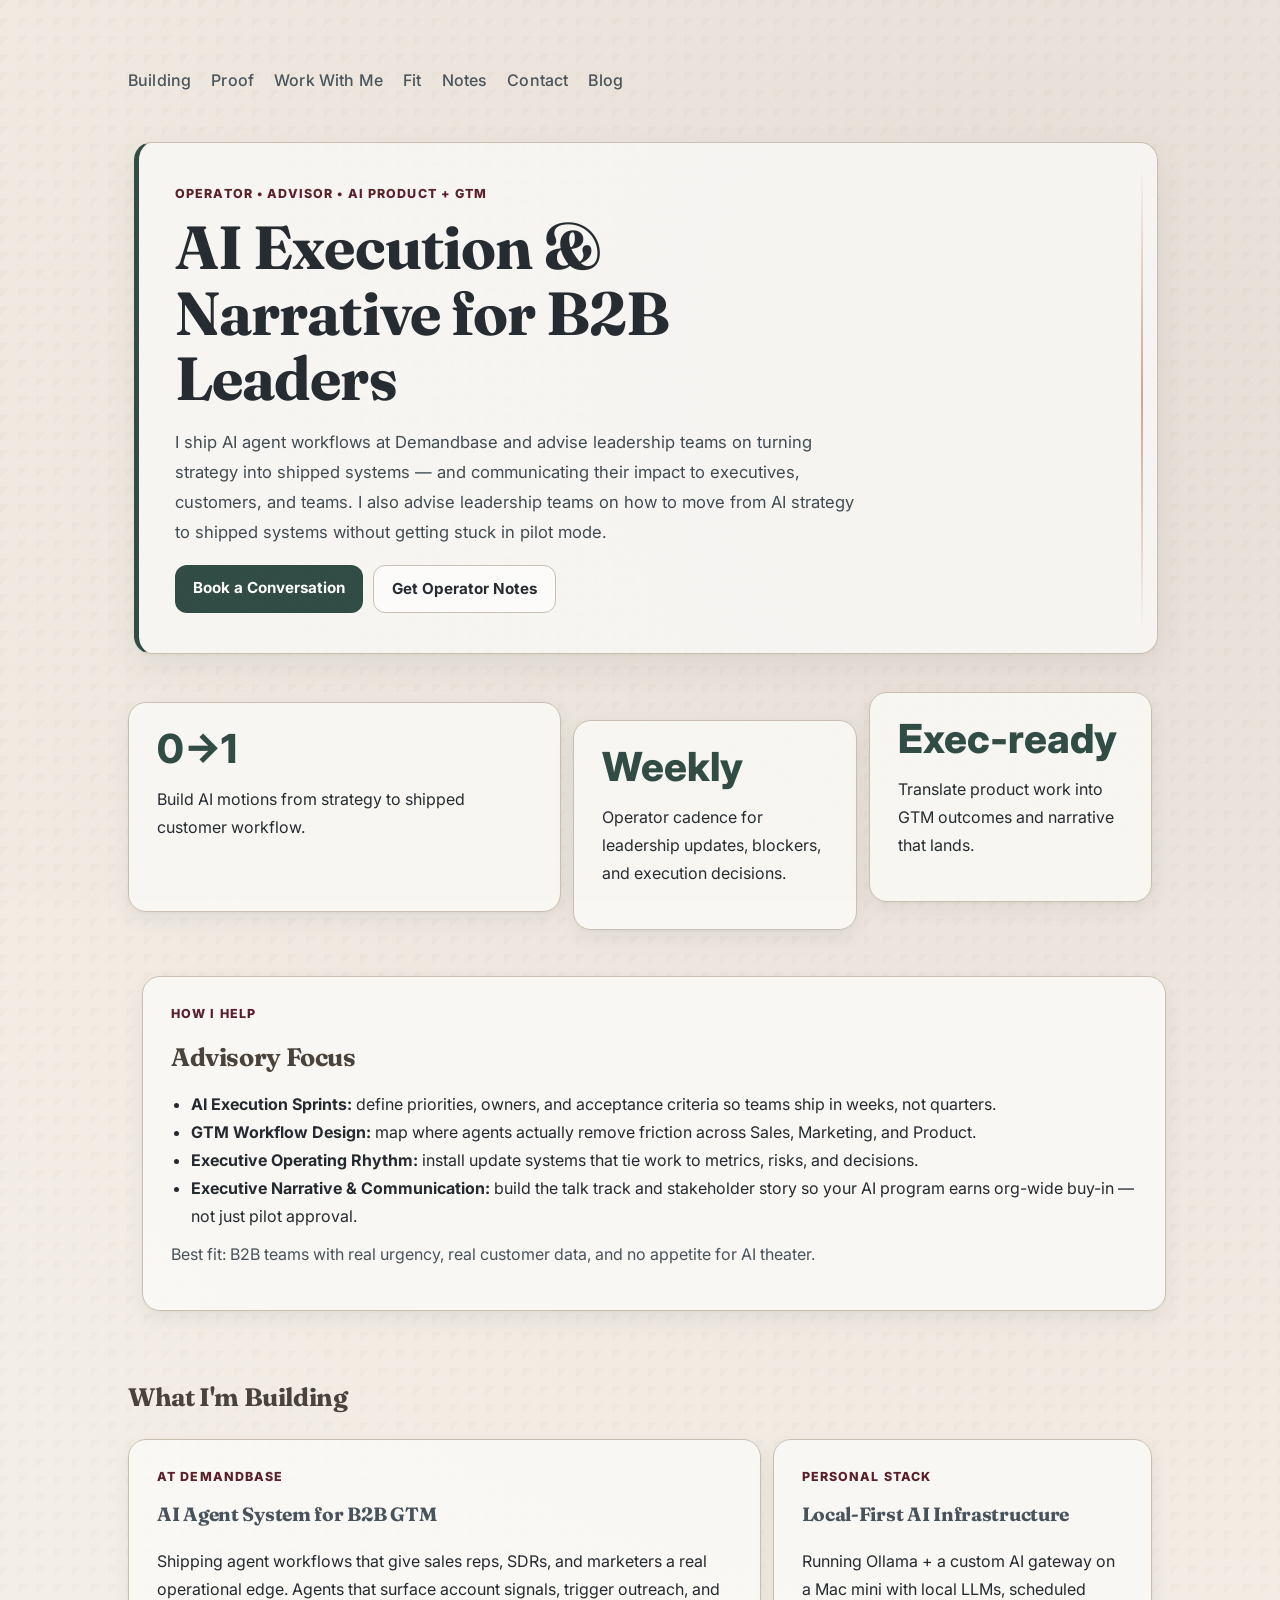
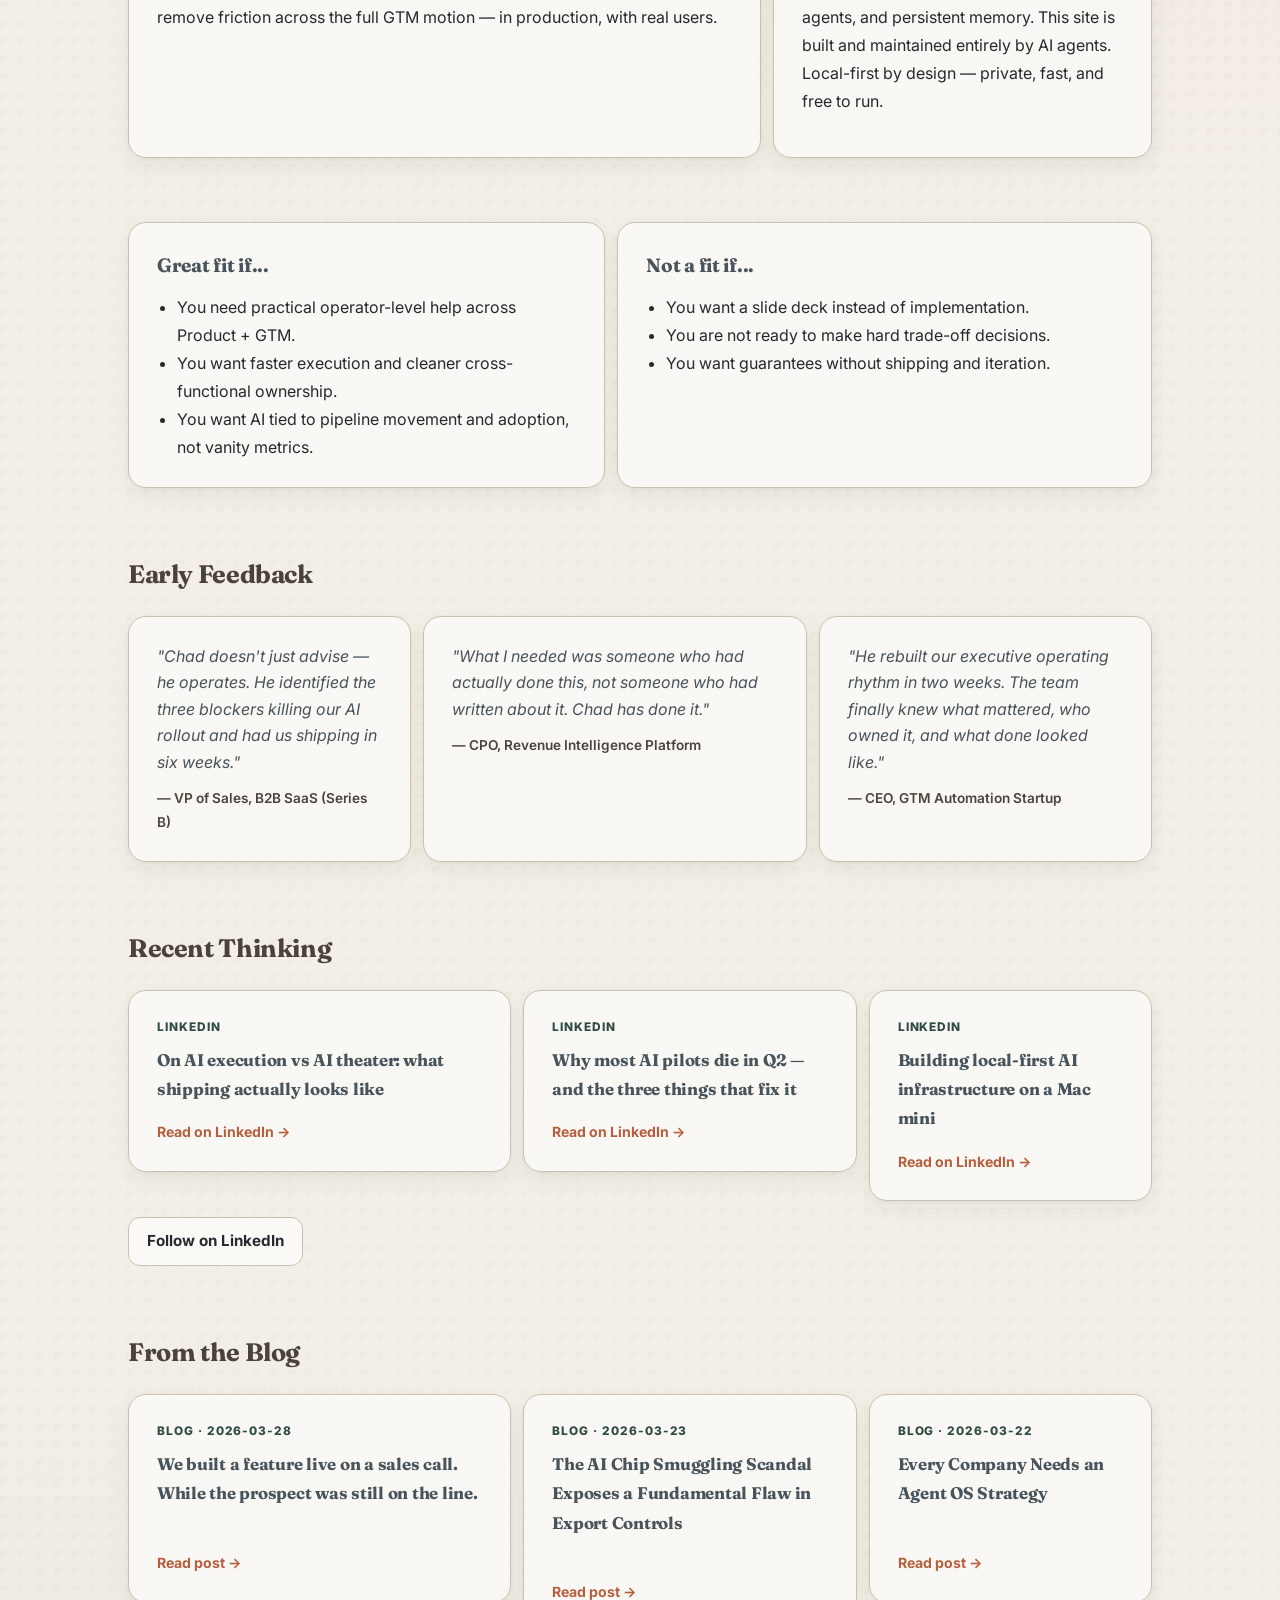
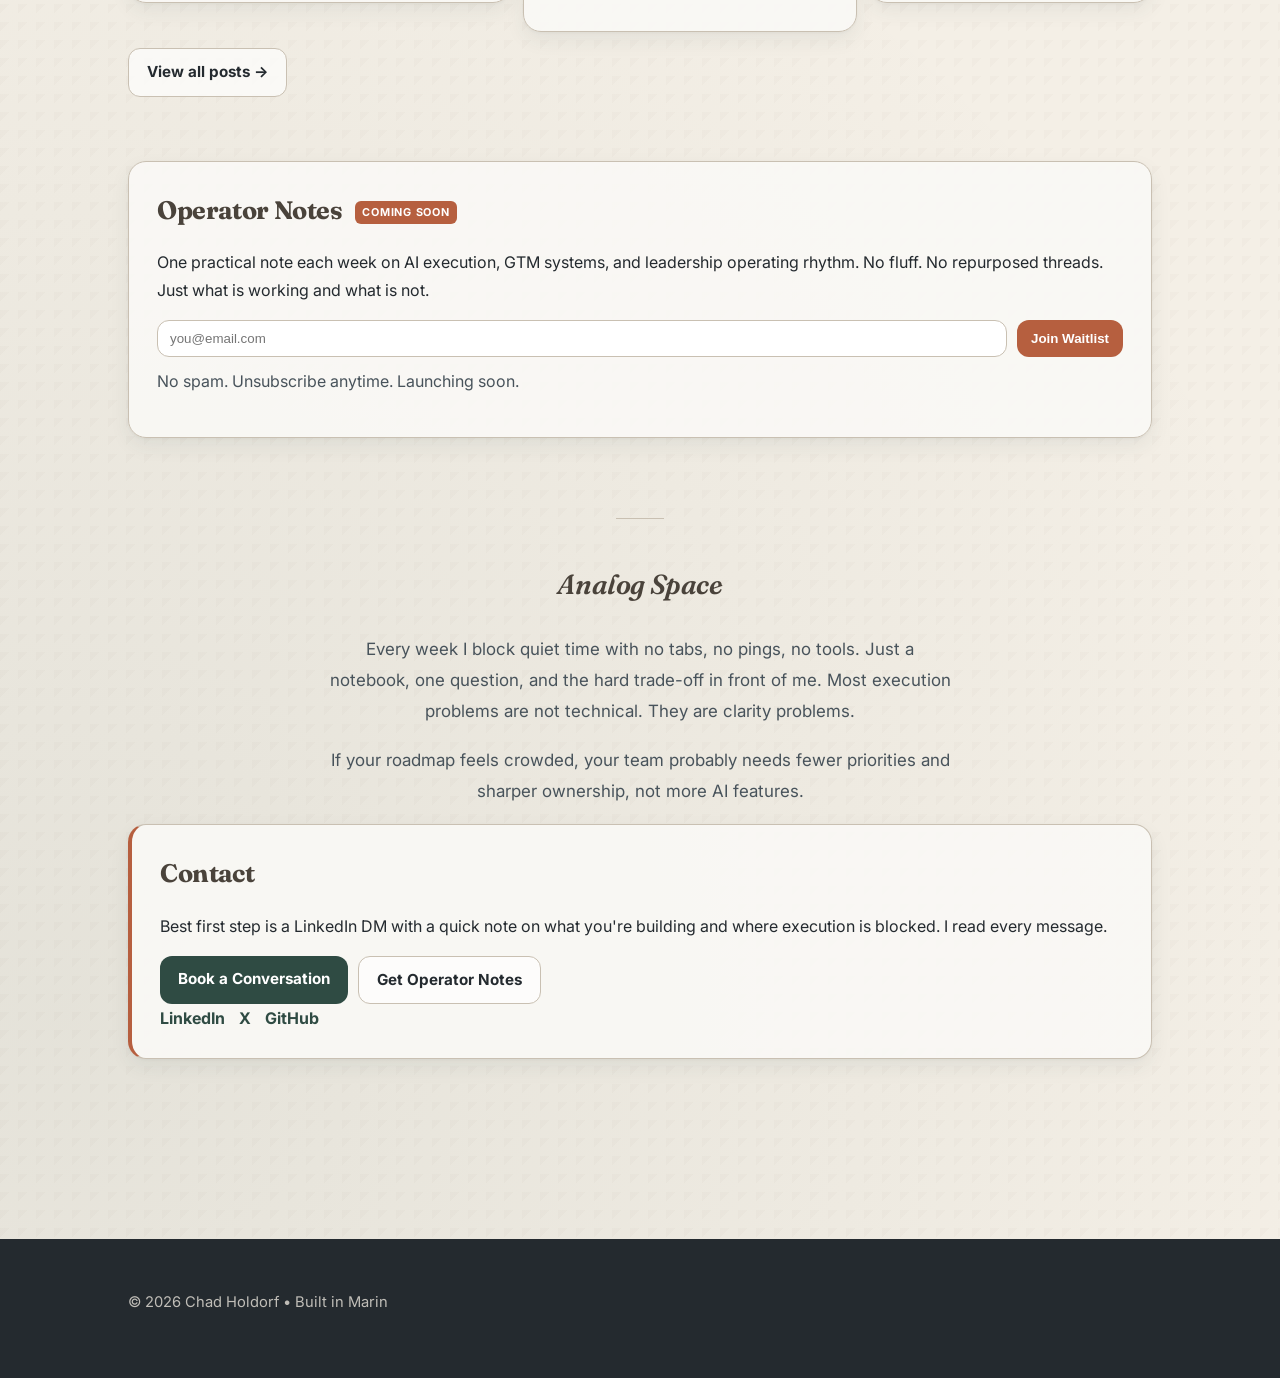
<file: index.html>
<!DOCTYPE html>
<html lang="en" style="scroll-behavior: smooth;">
<head>
  <meta charset="UTF-8" />
  <meta name="viewport" content="width=device-width, initial-scale=1.0" />
  <title>Chad Holdorf | AI Execution + Narrative for B2B Leadership</title>
  <meta name="description" content="Building AI agent systems at Demandbase. Advising B2B leadership teams on how to turn AI strategy into shipped workflows and measurable GTM impact." />
  <link rel="preconnect" href="https://fonts.googleapis.com">
  <link rel="preconnect" href="https://fonts.gstatic.com" crossorigin>
  <link href="https://fonts.googleapis.com/css2?family=Inter:wght@400;500;600;700;800&family=Fraunces:opsz,wght@9..144,400;9..144,600;9..144,700&display=swap" rel="stylesheet">
  <link rel="stylesheet" href="styles.css" />
</head>
<body>
  <header class="hero">
    <nav class="top-nav" id="top-nav">
      <a href="#building">Building</a>
      <a href="#proof">Proof</a>
      <a href="#offer">Work With Me</a>
      <a href="#fit">Fit</a>
      <a href="#notes">Notes</a>
      <a href="#contact">Contact</a>
    <a href="/blog">Blog</a></nav>

    <div class="hero-wrap">
      <p class="eyebrow">Operator • Advisor • AI Product + GTM</p>
      <h1>AI Execution & Narrative for B2B Leaders</h1>
      <p class="lead">
        I ship AI agent workflows at Demandbase and advise leadership teams on turning strategy into shipped systems — and communicating their impact to executives, customers, and teams.
        I also advise leadership teams on how to move from AI strategy to shipped systems without getting stuck in pilot mode.
      </p>

      <div class="cta-row">
        <a class="btn btn-primary" href="https://www.linkedin.com/in/chadholdorf?utm_source=share_via&utm_content=profile&utm_medium=member_ios" target="_blank" rel="noreferrer">Book a Conversation</a>
        <a class="btn btn-ghost" href="#notes">Get Operator Notes</a>
      </div>
    </div>
  </header>

  <main>

    <!-- Proof -->
    <section id="proof" class="proof-grid">
      <article class="proof card">
        <div class="metric">0→1</div>
        <p>Build AI motions from strategy to shipped customer workflow.</p>
      </article>
      <article class="proof card">
        <div class="metric">Weekly</div>
        <p>Operator cadence for leadership updates, blockers, and execution decisions.</p>
      </article>
      <article class="proof card">
        <div class="metric">Exec-ready</div>
        <p>Translate product work into GTM outcomes and narrative that lands.</p>
      </article>
    </section>

    <!-- Advisory Focus -->
    <section id="offer" class="card island island-offset">
      <p class="eyebrow">How I Help</p>
      <h2>Advisory Focus</h2>
      <ul>
        <li><strong>AI Execution Sprints:</strong> define priorities, owners, and acceptance criteria so teams ship in weeks, not quarters.</li>
        <li><strong>GTM Workflow Design:</strong> map where agents actually remove friction across Sales, Marketing, and Product.</li>
        <li><strong>Executive Operating Rhythm:</strong> install update systems that tie work to metrics, risks, and decisions.</li>
        <li><strong>Executive Narrative & Communication:</strong> build the talk track and stakeholder story so your AI program earns org-wide buy-in — not just pilot approval.</li>
      </ul>
      <p class="small">Best fit: B2B teams with real urgency, real customer data, and no appetite for AI theater.</p>
    </section>

    <!-- What I'm Building -->
    <section id="building" class="island">
      <h2 class="section-label">What I'm Building</h2>
      <div class="building-grid">
        <article class="card">
          <p class="eyebrow">At Demandbase</p>
          <h3>AI Agent System for B2B GTM</h3>
          <p>Shipping agent workflows that give sales reps, SDRs, and marketers a real operational edge. Agents that surface account signals, trigger outreach, and remove friction across the full GTM motion — in production, with real users.</p>
        </article>
        <article class="card">
          <p class="eyebrow">Personal Stack</p>
          <h3>Local-First AI Infrastructure</h3>
          <p>Running Ollama + a custom AI gateway on a Mac mini with local LLMs, scheduled agents, and persistent memory. This site is built and maintained entirely by AI agents. Local-first by design — private, fast, and free to run.</p>
        </article>
      </div>
    </section>

    <!-- Fit -->
    <section id="fit" class="fit-grid island">
      <article class="card">
        <h3>Great fit if...</h3>
        <ul>
          <li>You need practical operator-level help across Product + GTM.</li>
          <li>You want faster execution and cleaner cross-functional ownership.</li>
          <li>You want AI tied to pipeline movement and adoption, not vanity metrics.</li>
        </ul>
      </article>
      <article class="card">
        <h3>Not a fit if...</h3>
        <ul>
          <li>You want a slide deck instead of implementation.</li>
          <li>You are not ready to make hard trade-off decisions.</li>
          <li>You want guarantees without shipping and iteration.</li>
        </ul>
      </article>
    </section>

    <!-- Early Feedback -->
    <section class="island">
      <h2 class="section-label">Early Feedback</h2>
      <div class="testimonial-grid">
        <article class="card testimonial-card">
          <p class="quote">"Chad doesn't just advise — he operates. He identified the three blockers killing our AI rollout and had us shipping in six weeks."</p>
          <p class="attribution">— VP of Sales, B2B SaaS (Series B)</p>
        </article>
        <article class="card testimonial-card">
          <p class="quote">"What I needed was someone who had actually done this, not someone who had written about it. Chad has done it."</p>
          <p class="attribution">— CPO, Revenue Intelligence Platform</p>
        </article>
        <article class="card testimonial-card">
          <p class="quote">"He rebuilt our executive operating rhythm in two weeks. The team finally knew what mattered, who owned it, and what done looked like."</p>
          <p class="attribution">— CEO, GTM Automation Startup</p>
        </article>
      </div>
    </section>

    <!-- Recent Thinking -->
    <section id="thinking" class="island">
      <h2 class="section-label">Recent Thinking</h2>
      <div class="thinking-grid">
        <article class="card post-card">
          <p class="post-label">LinkedIn</p>
          <h3>On AI execution vs AI theater: what shipping actually looks like</h3>
          <a class="post-link" href="https://www.linkedin.com/in/chadholdorf?utm_source=share_via&utm_content=profile&utm_medium=member_ios" target="_blank" rel="noreferrer">Read on LinkedIn →</a>
        </article>
        <article class="card post-card">
          <p class="post-label">LinkedIn</p>
          <h3>Why most AI pilots die in Q2 — and the three things that fix it</h3>
          <a class="post-link" href="https://www.linkedin.com/in/chadholdorf?utm_source=share_via&utm_content=profile&utm_medium=member_ios" target="_blank" rel="noreferrer">Read on LinkedIn →</a>
        </article>
        <article class="card post-card">
          <p class="post-label">LinkedIn</p>
          <h3>Building local-first AI infrastructure on a Mac mini</h3>
          <a class="post-link" href="https://www.linkedin.com/in/chadholdorf?utm_source=share_via&utm_content=profile&utm_medium=member_ios" target="_blank" rel="noreferrer">Read on LinkedIn →</a>
        </article>
      </div>
      <div class="cta-row">
        <a class="btn btn-ghost" href="https://www.linkedin.com/in/chadholdorf?utm_source=share_via&utm_content=profile&utm_medium=member_ios" target="_blank" rel="noreferrer">Follow on LinkedIn</a>
      </div>
    </section>

    <!-- Blog -->
    <section id="blog" class="island">
      <h2 class="section-label">From the Blog</h2>
      <div class="thinking-grid"><!-- BLOG_POSTS_START -->
        <article class="card post-card">
          <p class="post-label">Blog &middot; 2026-03-28</p>
          <h3>We built a feature live on a sales call. While the prospect was still on the line.</h3>
          <p class="post-summary"></p>
          <a class="post-link" href="/blog/we-built-a-feature-live-on-a-sales-call">Read post &rarr;</a>
        </article>
        <article class="card post-card">
          <p class="post-label">Blog &middot; 2026-03-23</p>
          <h3>The AI Chip Smuggling Scandal Exposes a Fundamental Flaw in Export Controls</h3>
          <p class="post-summary"></p>
          <a class="post-link" href="/blog/ai-chip-smuggling-scandal-exposes-flaw-in-export-controls">Read post &rarr;</a>
        </article>
        <article class="card post-card">
          <p class="post-label">Blog &middot; 2026-03-22</p>
          <h3>Every Company Needs an Agent OS Strategy</h3>
          <p class="post-summary"></p>
          <a class="post-link" href="/blog/your-agent-os-strategy">Read post &rarr;</a>
        </article>
      <!-- BLOG_POSTS_END -->
      </div>
      <div class="cta-row">
        <a class="btn btn-ghost" href="/blog">View all posts &rarr;</a>
      </div>
    </section>

    <!-- Operator Notes / Newsletter -->
    <section id="notes" class="card island">
      <h2>Operator Notes <span class="coming-soon">coming soon</span></h2>
      <p>One practical note each week on AI execution, GTM systems, and leadership operating rhythm. No fluff. No repurposed threads. Just what is working and what is not.</p>
      <form class="signup" action="#" onsubmit="return false;">
        <input type="email" placeholder="you@email.com" required />
        <button type="submit">Join Waitlist</button>
      </form>
      <p class="small">No spam. Unsubscribe anytime. Launching soon.</p>
    </section>

    <!-- Analog Space -->
    <section class="analog">
      <h2>Analog Space</h2>
      <p>
        Every week I block quiet time with no tabs, no pings, no tools. Just a notebook, one question, and the hard trade-off in front of me.
        Most execution problems are not technical. They are clarity problems.
      </p>
      <p>
        If your roadmap feels crowded, your team probably needs fewer priorities and sharper ownership, not more AI features.
      </p>
    </section>

    <!-- Contact -->
    <section id="contact" class="card cta-panel">
      <h2>Contact</h2>
      <p>Best first step is a LinkedIn DM with a quick note on what you're building and where execution is blocked. I read every message.</p>
      <div class="cta-row">
        <a class="btn btn-primary" href="https://www.linkedin.com/in/chadholdorf?utm_source=share_via&utm_content=profile&utm_medium=member_ios" target="_blank" rel="noreferrer">Book a Conversation</a>
        <a class="btn btn-ghost" href="#notes">Get Operator Notes</a>
      </div>
      <ul class="social">
        <li><a href="https://www.linkedin.com/in/chadholdorf?utm_source=share_via&utm_content=profile&utm_medium=member_ios" target="_blank" rel="noreferrer">LinkedIn</a></li>
        <li><a href="https://x.com/chadholdorf" target="_blank" rel="noreferrer">X</a></li>
        <li><a href="https://github.com/chadholdorf" target="_blank" rel="noreferrer">GitHub</a></li>
      </ul>
    </section>

  </main>

  <footer class="footer-dark">
    <div class="footer-inner">
      <p>© 2026 Chad Holdorf • Built in Marin</p>
    </div>
  </footer>
  <script>
    (function() {
      var nav = document.getElementById('top-nav');
      window.addEventListener('scroll', function() {
        nav.classList.toggle('scrolled', window.scrollY > 60);
      }, { passive: true });
    })();
  </script>
</body>
</html>
</file>
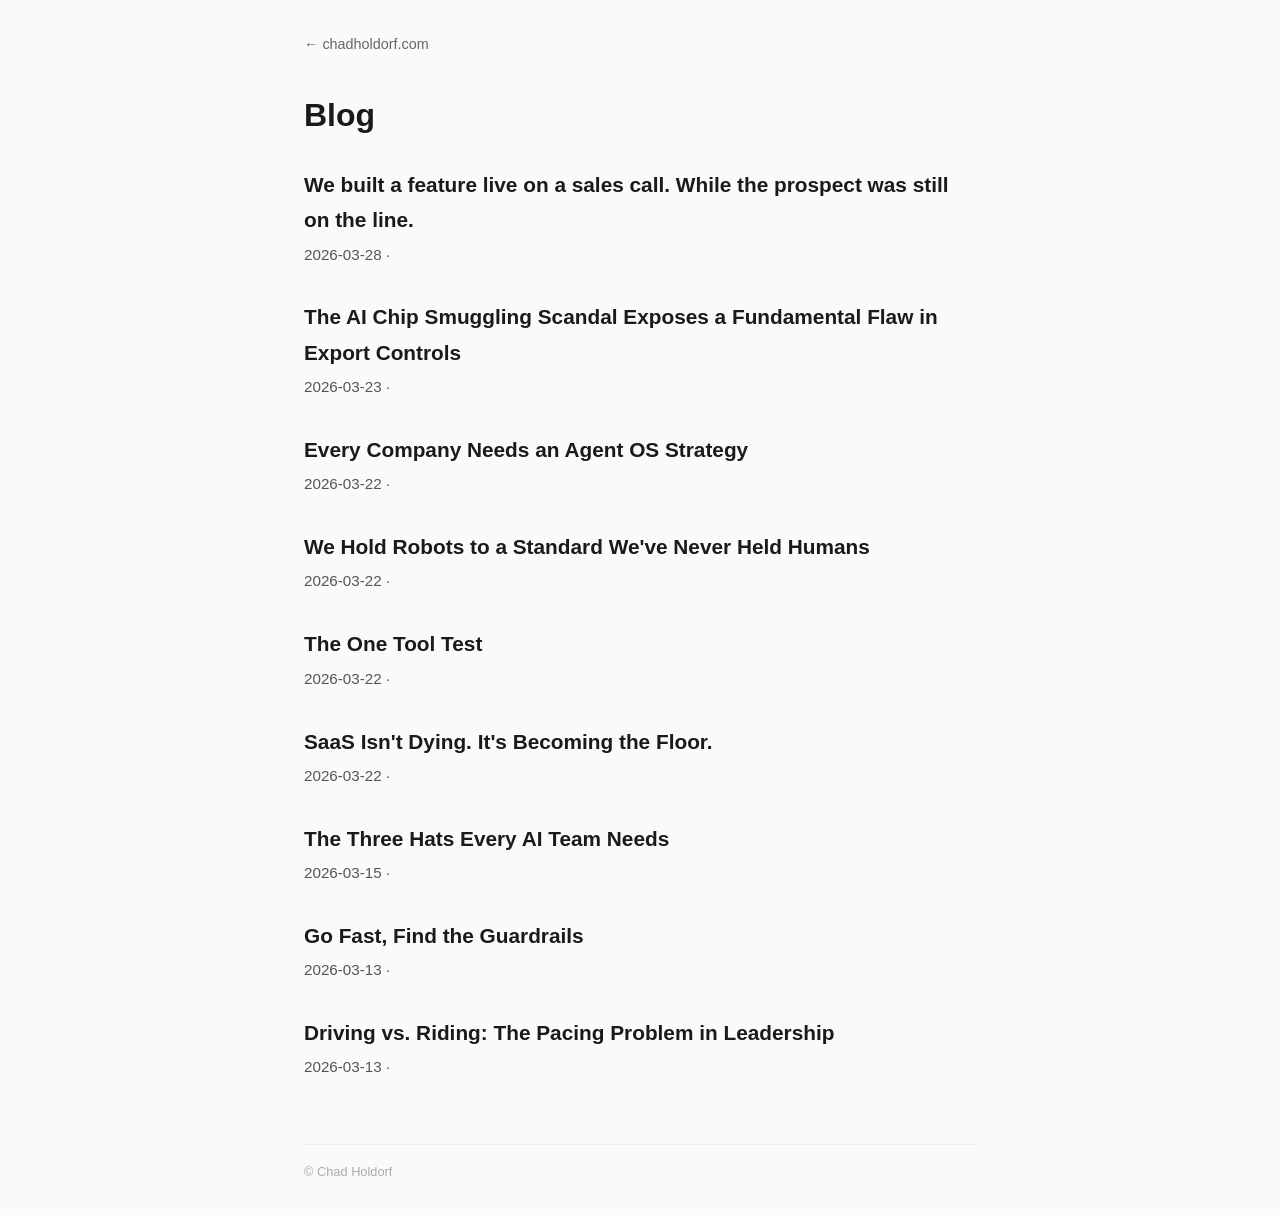
<file: blog/index.html>
<!DOCTYPE html>
<html lang="en">
<head>
  <meta charset="UTF-8">
  <meta name="viewport" content="width=device-width, initial-scale=1.0">
  <title>Blog — Chad Holdorf</title>
  <style>
    * { margin: 0; padding: 0; box-sizing: border-box; }
    body {
      font-family: -apple-system, BlinkMacSystemFont, 'Segoe UI', Roboto, sans-serif;
      line-height: 1.7;
      color: #1a1a1a;
      background: #fafafa;
      max-width: 720px;
      margin: 0 auto;
      padding: 2rem 1.5rem;
    }
    nav { margin-bottom: 2rem; font-size: 0.9rem; }
    nav a { color: #666; text-decoration: none; }
    nav a:hover { color: #1a1a1a; }
    h1 { font-size: 2rem; margin-bottom: 1.5rem; }
    .post-entry { margin-bottom: 2rem; }
    .post-entry a { text-decoration: none; color: inherit; display: block; }
    .post-entry a:hover h2 { color: #0066cc; }
    .post-entry h2 { font-size: 1.3rem; margin-bottom: 0.25rem; }
    .post-meta { color: #888; font-size: 0.85rem; margin-bottom: 0.3rem; }
    .post-entry p { color: #555; font-size: 0.95rem; }
    footer {
      margin-top: 4rem;
      padding-top: 1rem;
      border-top: 1px solid #eee;
      font-size: 0.8rem;
      color: #aaa;
    }
  </style>
</head>
<body>
  <nav><a href="/">&larr; chadholdorf.com</a></nav>
  <h1>Blog</h1>
  <div class="posts">
    <article class="post-entry">
      <a href="/blog/we-built-a-feature-live-on-a-sales-call">
        <h2>We built a feature live on a sales call. While the prospect was still on the line.</h2>
        <p class="post-meta">2026-03-28 &middot; </p>
        <p></p>
      </a>
    </article>
    <article class="post-entry">
      <a href="/blog/ai-chip-smuggling-scandal-exposes-flaw-in-export-controls">
        <h2>The AI Chip Smuggling Scandal Exposes a Fundamental Flaw in Export Controls</h2>
        <p class="post-meta">2026-03-23 &middot; </p>
        <p></p>
      </a>
    </article>
    <article class="post-entry">
      <a href="/blog/your-agent-os-strategy">
        <h2>Every Company Needs an Agent OS Strategy</h2>
        <p class="post-meta">2026-03-22 &middot; </p>
        <p></p>
      </a>
    </article>
    <article class="post-entry">
      <a href="/blog/we-hold-robots-to-a-standard-we-never-held-humans">
        <h2>We Hold Robots to a Standard We've Never Held Humans</h2>
        <p class="post-meta">2026-03-22 &middot; </p>
        <p></p>
      </a>
    </article>
    <article class="post-entry">
      <a href="/blog/the-one-tool-test">
        <h2>The One Tool Test</h2>
        <p class="post-meta">2026-03-22 &middot; </p>
        <p></p>
      </a>
    </article>
    <article class="post-entry">
      <a href="/blog/saas-isnt-dying-its-becoming-the-floor">
        <h2>SaaS Isn't Dying. It's Becoming the Floor.</h2>
        <p class="post-meta">2026-03-22 &middot; </p>
        <p></p>
      </a>
    </article>
    <article class="post-entry">
      <a href="/blog/the-three-hats-every-ai-team-needs">
        <h2>The Three Hats Every AI Team Needs</h2>
        <p class="post-meta">2026-03-15 &middot; </p>
        <p></p>
      </a>
    </article>
    <article class="post-entry">
      <a href="/blog/go-fast-find-guardrails">
        <h2>Go Fast, Find the Guardrails</h2>
        <p class="post-meta">2026-03-13 &middot; </p>
        <p></p>
      </a>
    </article>
    <article class="post-entry">
      <a href="/blog/driving-vs-riding-the-pacing-problem-in-leadership">
        <h2>Driving vs. Riding: The Pacing Problem in Leadership</h2>
        <p class="post-meta">2026-03-13 &middot; </p>
        <p></p>
      </a>
    </article>
  </div>
  <footer>&copy; Chad Holdorf</footer>
</body>
</html>
</file>
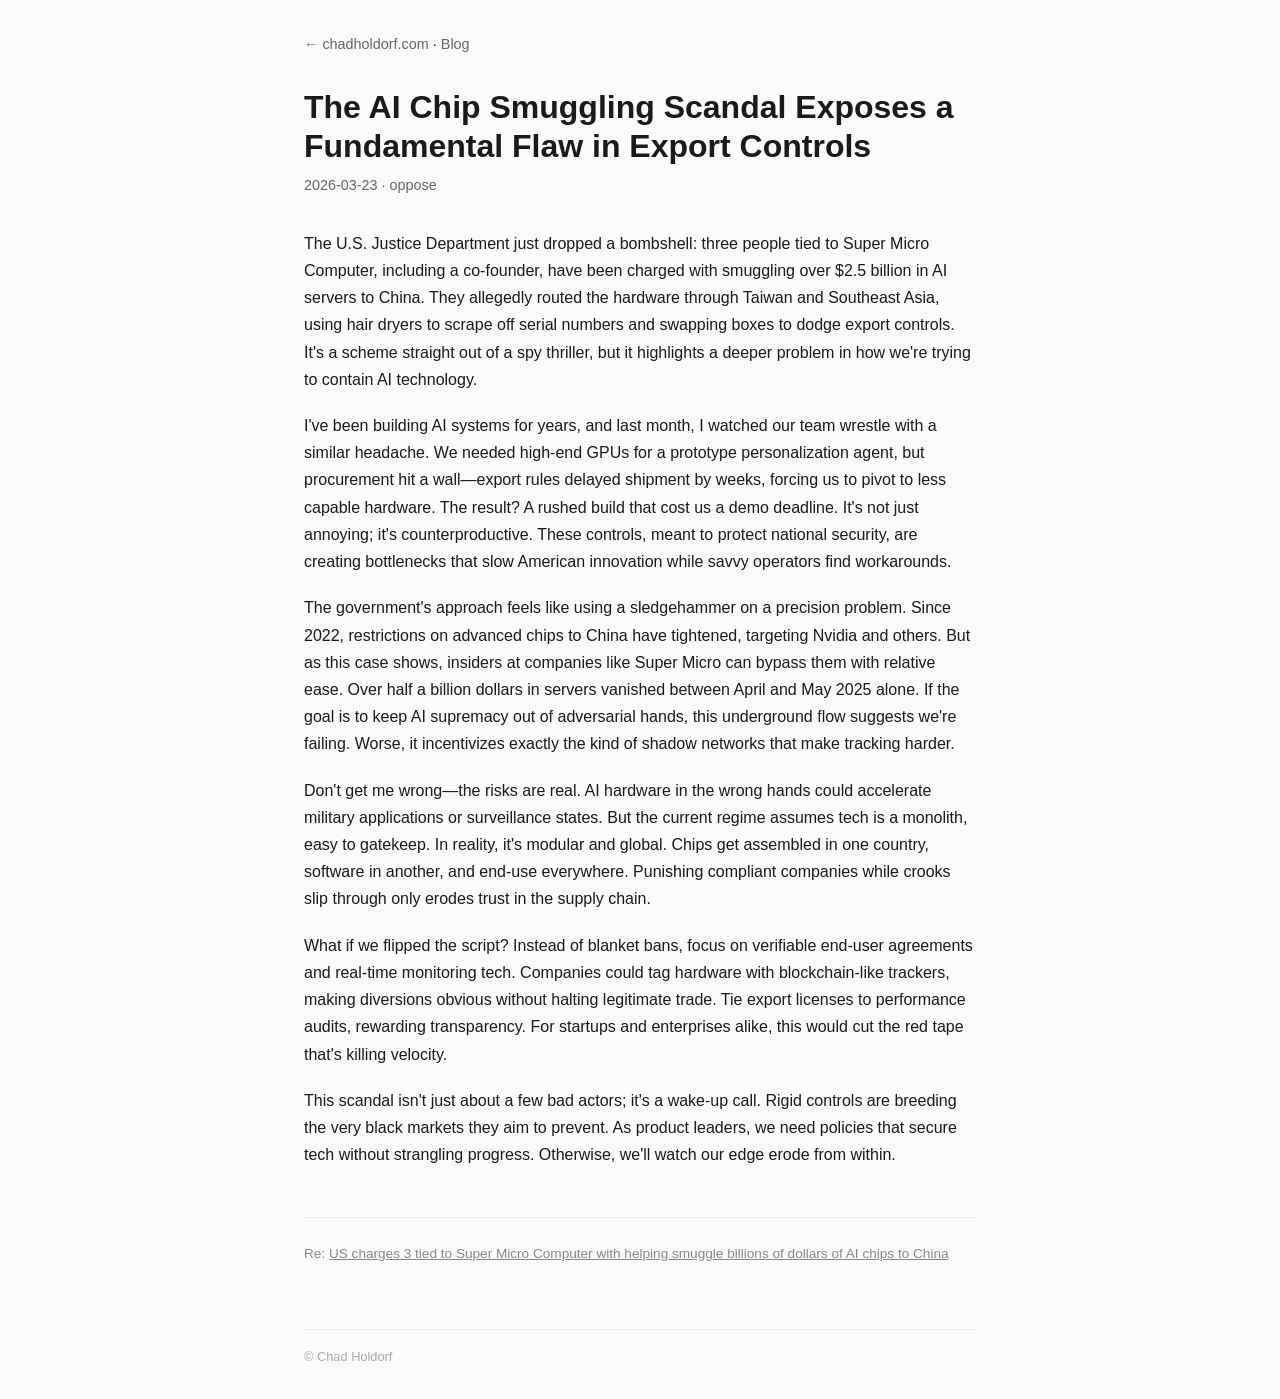
<file: blog/ai-chip-smuggling-scandal-exposes-flaw-in-export-controls/index.html>
<!DOCTYPE html>
<html lang="en">
<head>
  <meta charset="UTF-8">
  <meta name="viewport" content="width=device-width, initial-scale=1.0">
  <title>The AI Chip Smuggling Scandal Exposes a Fundamental Flaw in Export Controls — Chad Holdorf</title>
  <style>
    * { margin: 0; padding: 0; box-sizing: border-box; }
    body {
      font-family: -apple-system, BlinkMacSystemFont, 'Segoe UI', Roboto, sans-serif;
      line-height: 1.7;
      color: #1a1a1a;
      background: #fafafa;
      max-width: 720px;
      margin: 0 auto;
      padding: 2rem 1.5rem;
    }
    nav { margin-bottom: 2rem; font-size: 0.9rem; }
    nav a { color: #666; text-decoration: none; }
    nav a:hover { color: #1a1a1a; }
    h1 { font-size: 2rem; margin-bottom: 0.5rem; line-height: 1.2; }
    .meta { color: #666; font-size: 0.9rem; margin-bottom: 2rem; }
    .meta a { color: #666; }
    .content p { margin-bottom: 1.2rem; }
    .content h2 { margin: 2rem 0 1rem; font-size: 1.4rem; }
    .content h3 { margin: 1.5rem 0 0.75rem; font-size: 1.2rem; }
    .content blockquote {
      border-left: 3px solid #ddd;
      padding-left: 1rem;
      color: #555;
      margin: 1.5rem 0;
    }
    .content a { color: #0066cc; }
    .content ul, .content ol { margin: 1rem 0 1rem 1.5rem; }
    .content li { margin-bottom: 0.4rem; }
    .content code {
      background: #f0f0f0;
      padding: 0.15em 0.4em;
      border-radius: 3px;
      font-size: 0.9em;
    }
    .source-link {
      margin-top: 3rem;
      padding-top: 1.5rem;
      border-top: 1px solid #eee;
      font-size: 0.85rem;
      color: #888;
    }
    .source-link a { color: #888; }
    footer {
      margin-top: 4rem;
      padding-top: 1rem;
      border-top: 1px solid #eee;
      font-size: 0.8rem;
      color: #aaa;
    }
  </style>
</head>
<body>
  <nav><a href="/">&larr; chadholdorf.com</a> &middot; <a href="/blog">Blog</a></nav>
  <article>
    <h1>The AI Chip Smuggling Scandal Exposes a Fundamental Flaw in Export Controls</h1>
    <div class="meta">
      2026-03-23 &middot; oppose
    </div>
    <div class="content">
      
<p>The U.S. Justice Department just dropped a bombshell: three people tied to Super Micro Computer, including a co-founder, have been charged with smuggling over $2.5 billion in AI servers to China. They allegedly routed the hardware through Taiwan and Southeast Asia, using hair dryers to scrape off serial numbers and swapping boxes to dodge export controls. It's a scheme straight out of a spy thriller, but it highlights a deeper problem in how we're trying to contain AI technology.</p>

<p>I've been building AI systems for years, and last month, I watched our team wrestle with a similar headache. We needed high-end GPUs for a prototype personalization agent, but procurement hit a wall—export rules delayed shipment by weeks, forcing us to pivot to less capable hardware. The result? A rushed build that cost us a demo deadline. It's not just annoying; it's counterproductive. These controls, meant to protect national security, are creating bottlenecks that slow American innovation while savvy operators find workarounds.</p>

<p>The government's approach feels like using a sledgehammer on a precision problem. Since 2022, restrictions on advanced chips to China have tightened, targeting Nvidia and others. But as this case shows, insiders at companies like Super Micro can bypass them with relative ease. Over half a billion dollars in servers vanished between April and May 2025 alone. If the goal is to keep AI supremacy out of adversarial hands, this underground flow suggests we're failing. Worse, it incentivizes exactly the kind of shadow networks that make tracking harder.</p>

<p>Don't get me wrong—the risks are real. AI hardware in the wrong hands could accelerate military applications or surveillance states. But the current regime assumes tech is a monolith, easy to gatekeep. In reality, it's modular and global. Chips get assembled in one country, software in another, and end-use everywhere. Punishing compliant companies while crooks slip through only erodes trust in the supply chain.</p>

<p>What if we flipped the script? Instead of blanket bans, focus on verifiable end-user agreements and real-time monitoring tech. Companies could tag hardware with blockchain-like trackers, making diversions obvious without halting legitimate trade. Tie export licenses to performance audits, rewarding transparency. For startups and enterprises alike, this would cut the red tape that's killing velocity.</p>

<p>This scandal isn't just about a few bad actors; it's a wake-up call. Rigid controls are breeding the very black markets they aim to prevent. As product leaders, we need policies that secure tech without strangling progress. Otherwise, we'll watch our edge erode from within.</p>

    </div>
    <div class="source-link">
      Re: <a href="https://www.reuters.com/world/us-charges-three-people-with-conspiring-divert-ai-tech-china-2026-03-19/" target="_blank" rel="noopener">US charges 3 tied to Super Micro Computer with helping smuggle billions of dollars of AI chips to China</a>
    </div>
  </article>
  <footer>&copy; Chad Holdorf</footer>
</body>
</html>
</file>
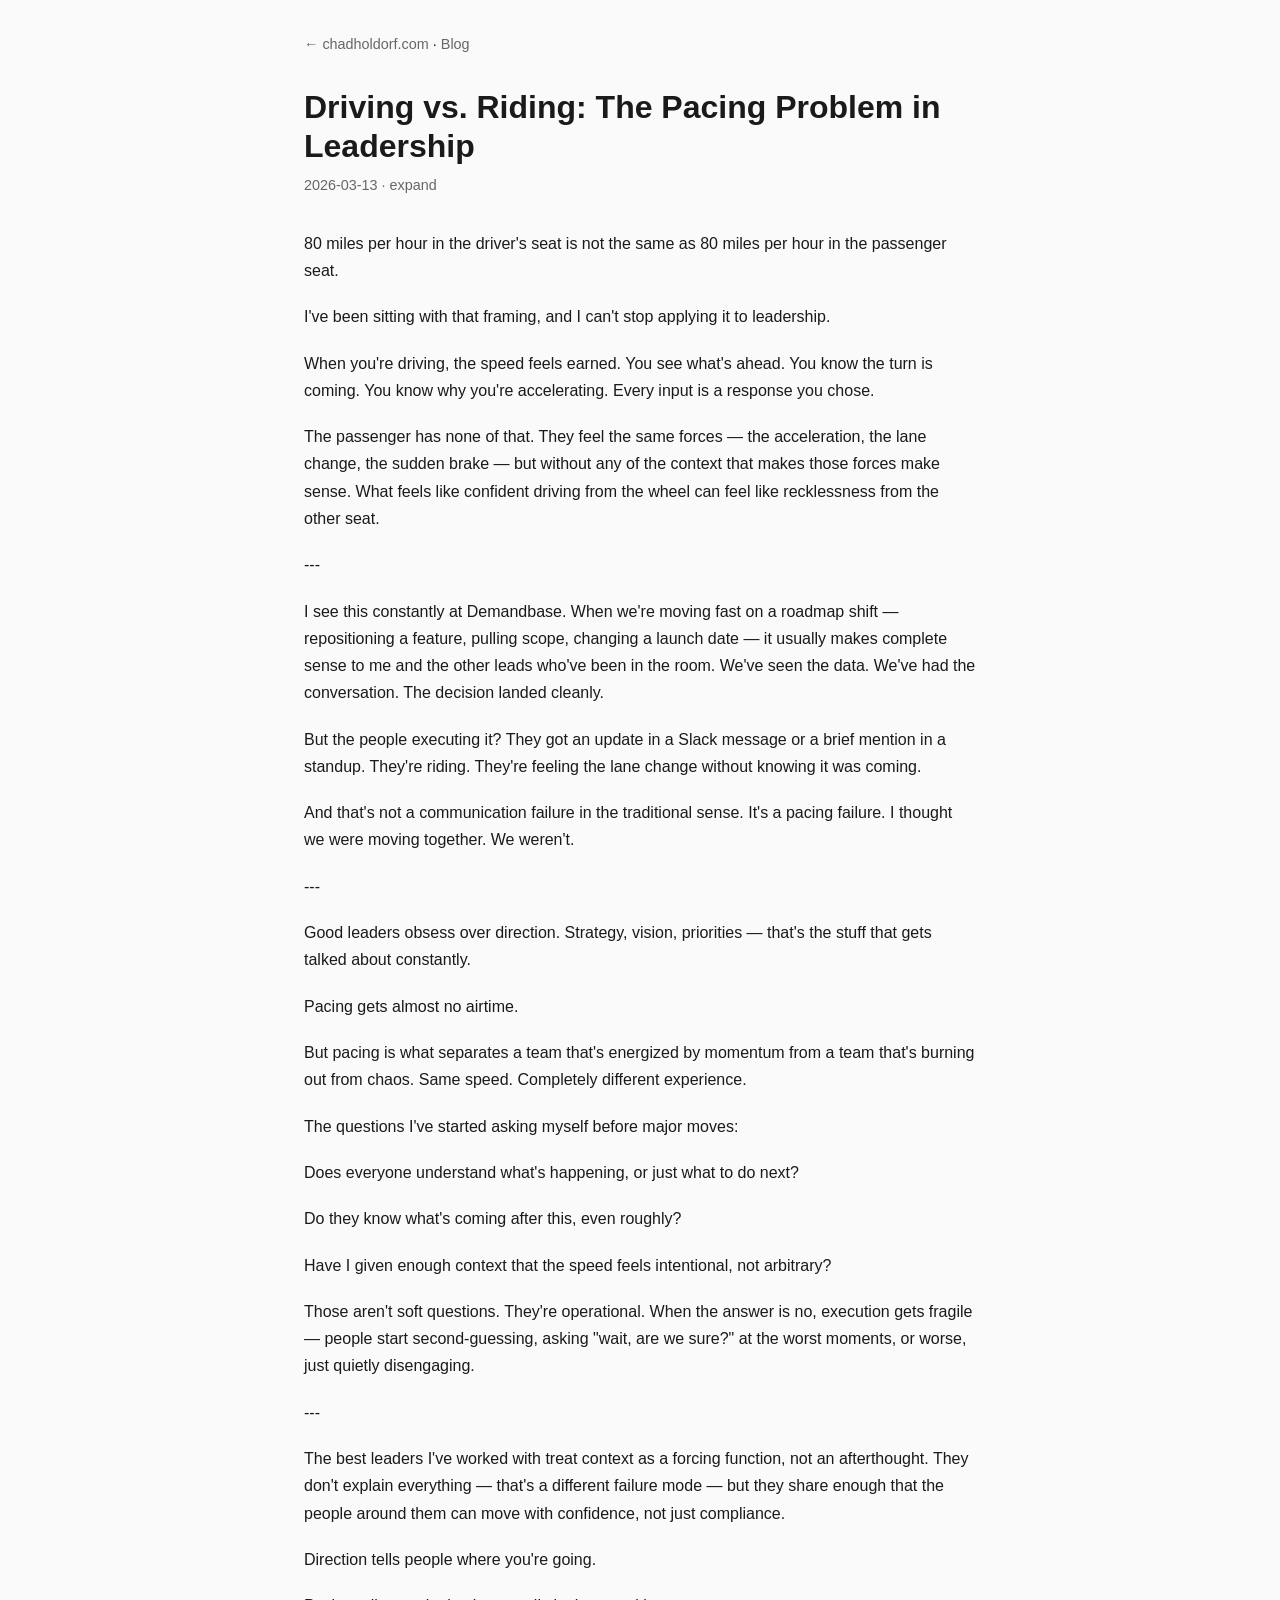
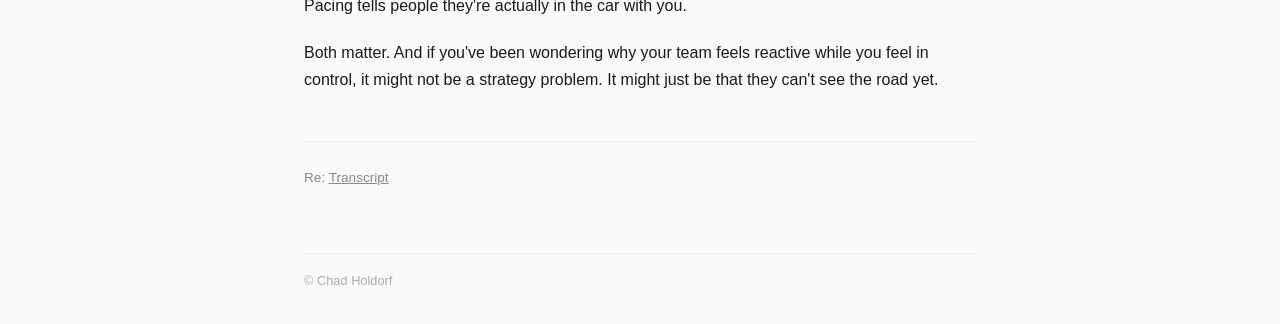
<file: blog/driving-vs-riding-the-pacing-problem-in-leadership/index.html>
<!DOCTYPE html>
<html lang="en">
<head>
  <meta charset="UTF-8">
  <meta name="viewport" content="width=device-width, initial-scale=1.0">
  <title>Driving vs. Riding: The Pacing Problem in Leadership — Chad Holdorf</title>
  <style>
    * { margin: 0; padding: 0; box-sizing: border-box; }
    body {
      font-family: -apple-system, BlinkMacSystemFont, 'Segoe UI', Roboto, sans-serif;
      line-height: 1.7;
      color: #1a1a1a;
      background: #fafafa;
      max-width: 720px;
      margin: 0 auto;
      padding: 2rem 1.5rem;
    }
    nav { margin-bottom: 2rem; font-size: 0.9rem; }
    nav a { color: #666; text-decoration: none; }
    nav a:hover { color: #1a1a1a; }
    h1 { font-size: 2rem; margin-bottom: 0.5rem; line-height: 1.2; }
    .meta { color: #666; font-size: 0.9rem; margin-bottom: 2rem; }
    .meta a { color: #666; }
    .content p { margin-bottom: 1.2rem; }
    .content h2 { margin: 2rem 0 1rem; font-size: 1.4rem; }
    .content h3 { margin: 1.5rem 0 0.75rem; font-size: 1.2rem; }
    .content blockquote {
      border-left: 3px solid #ddd;
      padding-left: 1rem;
      color: #555;
      margin: 1.5rem 0;
    }
    .content a { color: #0066cc; }
    .content ul, .content ol { margin: 1rem 0 1rem 1.5rem; }
    .content li { margin-bottom: 0.4rem; }
    .content code {
      background: #f0f0f0;
      padding: 0.15em 0.4em;
      border-radius: 3px;
      font-size: 0.9em;
    }
    .source-link {
      margin-top: 3rem;
      padding-top: 1.5rem;
      border-top: 1px solid #eee;
      font-size: 0.85rem;
      color: #888;
    }
    .source-link a { color: #888; }
    footer {
      margin-top: 4rem;
      padding-top: 1rem;
      border-top: 1px solid #eee;
      font-size: 0.8rem;
      color: #aaa;
    }
  </style>
</head>
<body>
  <nav><a href="/">&larr; chadholdorf.com</a> &middot; <a href="/blog">Blog</a></nav>
  <article>
    <h1>Driving vs. Riding: The Pacing Problem in Leadership</h1>
    <div class="meta">
      2026-03-13 &middot; expand
    </div>
    <div class="content">
      
<p>80 miles per hour in the driver's seat is not the same as 80 miles per hour in the passenger seat.</p>

<p>I've been sitting with that framing, and I can't stop applying it to leadership.</p>

<p>When you're driving, the speed feels earned. You see what's ahead. You know the turn is coming. You know why you're accelerating. Every input is a response you chose.</p>

<p>The passenger has none of that. They feel the same forces — the acceleration, the lane change, the sudden brake — but without any of the context that makes those forces make sense. What feels like confident driving from the wheel can feel like recklessness from the other seat.</p>

<p>---</p>

<p>I see this constantly at Demandbase. When we're moving fast on a roadmap shift — repositioning a feature, pulling scope, changing a launch date — it usually makes complete sense to me and the other leads who've been in the room. We've seen the data. We've had the conversation. The decision landed cleanly.</p>

<p>But the people executing it? They got an update in a Slack message or a brief mention in a standup. They're riding. They're feeling the lane change without knowing it was coming.</p>

<p>And that's not a communication failure in the traditional sense. It's a pacing failure. I thought we were moving together. We weren't.</p>

<p>---</p>

<p>Good leaders obsess over direction. Strategy, vision, priorities — that's the stuff that gets talked about constantly.</p>

<p>Pacing gets almost no airtime.</p>

<p>But pacing is what separates a team that's energized by momentum from a team that's burning out from chaos. Same speed. Completely different experience.</p>

<p>The questions I've started asking myself before major moves:</p>

<p>Does everyone understand what's happening, or just what to do next?</p>

<p>Do they know what's coming after this, even roughly?</p>

<p>Have I given enough context that the speed feels intentional, not arbitrary?</p>

<p>Those aren't soft questions. They're operational. When the answer is no, execution gets fragile — people start second-guessing, asking "wait, are we sure?" at the worst moments, or worse, just quietly disengaging.</p>

<p>---</p>

<p>The best leaders I've worked with treat context as a forcing function, not an afterthought. They don't explain everything — that's a different failure mode — but they share enough that the people around them can move with confidence, not just compliance.</p>

<p>Direction tells people where you're going.</p>

<p>Pacing tells people they're actually in the car with you.</p>

<p>Both matter. And if you've been wondering why your team feels reactive while you feel in control, it might not be a strategy problem. It might just be that they can't see the road yet.</p>

    </div>
    <div class="source-link">
      Re: <a href="""" target="_blank" rel="noopener">Transcript</a>
    </div>
  </article>
  <footer>&copy; Chad Holdorf</footer>
</body>
</html>
</file>
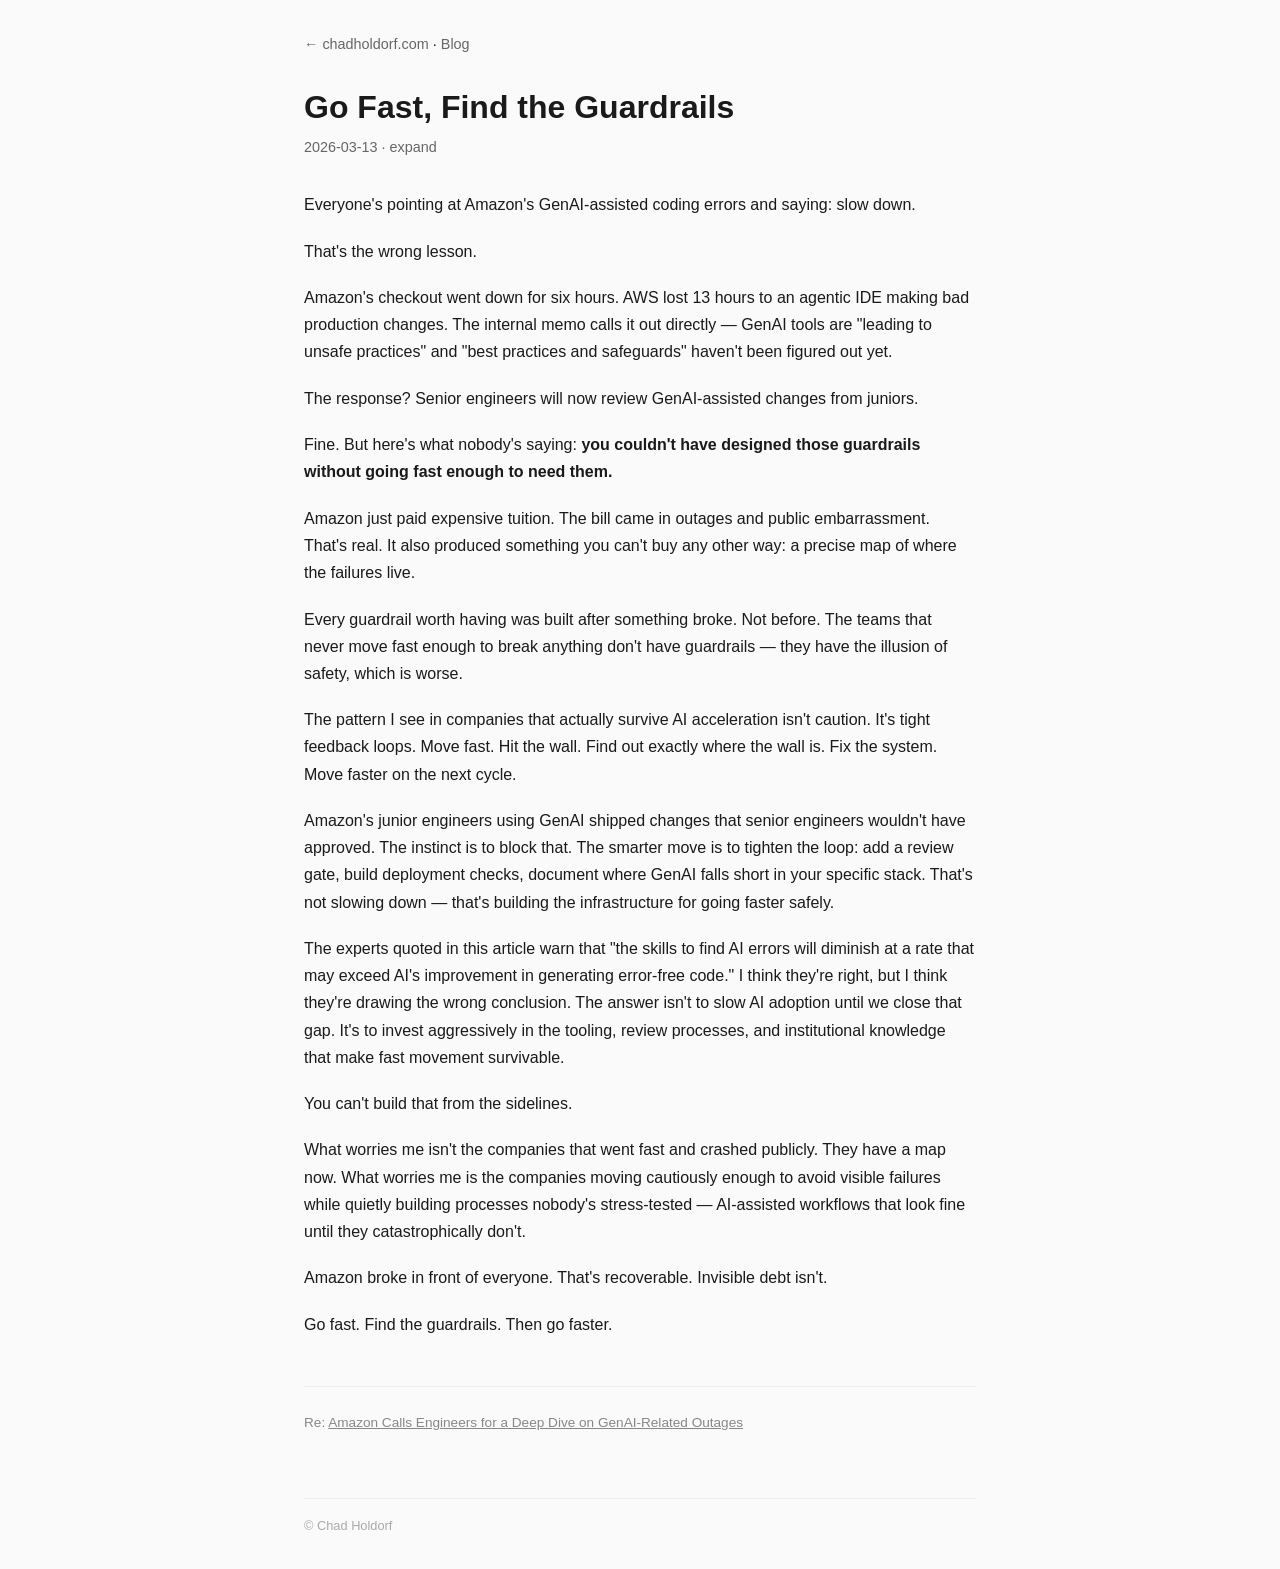
<file: blog/go-fast-find-guardrails/index.html>
<!DOCTYPE html>
<html lang="en">
<head>
  <meta charset="UTF-8">
  <meta name="viewport" content="width=device-width, initial-scale=1.0">
  <title>Go Fast, Find the Guardrails — Chad Holdorf</title>
  <style>
    * { margin: 0; padding: 0; box-sizing: border-box; }
    body {
      font-family: -apple-system, BlinkMacSystemFont, 'Segoe UI', Roboto, sans-serif;
      line-height: 1.7;
      color: #1a1a1a;
      background: #fafafa;
      max-width: 720px;
      margin: 0 auto;
      padding: 2rem 1.5rem;
    }
    nav { margin-bottom: 2rem; font-size: 0.9rem; }
    nav a { color: #666; text-decoration: none; }
    nav a:hover { color: #1a1a1a; }
    h1 { font-size: 2rem; margin-bottom: 0.5rem; line-height: 1.2; }
    .meta { color: #666; font-size: 0.9rem; margin-bottom: 2rem; }
    .meta a { color: #666; }
    .content p { margin-bottom: 1.2rem; }
    .content h2 { margin: 2rem 0 1rem; font-size: 1.4rem; }
    .content h3 { margin: 1.5rem 0 0.75rem; font-size: 1.2rem; }
    .content blockquote {
      border-left: 3px solid #ddd;
      padding-left: 1rem;
      color: #555;
      margin: 1.5rem 0;
    }
    .content a { color: #0066cc; }
    .content ul, .content ol { margin: 1rem 0 1rem 1.5rem; }
    .content li { margin-bottom: 0.4rem; }
    .content code {
      background: #f0f0f0;
      padding: 0.15em 0.4em;
      border-radius: 3px;
      font-size: 0.9em;
    }
    .source-link {
      margin-top: 3rem;
      padding-top: 1.5rem;
      border-top: 1px solid #eee;
      font-size: 0.85rem;
      color: #888;
    }
    .source-link a { color: #888; }
    footer {
      margin-top: 4rem;
      padding-top: 1rem;
      border-top: 1px solid #eee;
      font-size: 0.8rem;
      color: #aaa;
    }
  </style>
</head>
<body>
  <nav><a href="/">&larr; chadholdorf.com</a> &middot; <a href="/blog">Blog</a></nav>
  <article>
    <h1>Go Fast, Find the Guardrails</h1>
    <div class="meta">
      2026-03-13 &middot; expand
    </div>
    <div class="content">
      
<p>Everyone's pointing at Amazon's GenAI-assisted coding errors and saying: slow down.</p>

<p>That's the wrong lesson.</p>

<p>Amazon's checkout went down for six hours. AWS lost 13 hours to an agentic IDE making bad production changes. The internal memo calls it out directly — GenAI tools are "leading to unsafe practices" and "best practices and safeguards" haven't been figured out yet.</p>

<p>The response? Senior engineers will now review GenAI-assisted changes from juniors.</p>

<p>Fine. But here's what nobody's saying: <strong>you couldn't have designed those guardrails without going fast enough to need them.</strong></p>

<p>Amazon just paid expensive tuition. The bill came in outages and public embarrassment. That's real. It also produced something you can't buy any other way: a precise map of where the failures live.</p>

<p>Every guardrail worth having was built after something broke. Not before. The teams that never move fast enough to break anything don't have guardrails — they have the illusion of safety, which is worse.</p>

<p>The pattern I see in companies that actually survive AI acceleration isn't caution. It's tight feedback loops. Move fast. Hit the wall. Find out exactly where the wall is. Fix the system. Move faster on the next cycle.</p>

<p>Amazon's junior engineers using GenAI shipped changes that senior engineers wouldn't have approved. The instinct is to block that. The smarter move is to tighten the loop: add a review gate, build deployment checks, document where GenAI falls short in your specific stack. That's not slowing down — that's building the infrastructure for going faster safely.</p>

<p>The experts quoted in this article warn that "the skills to find AI errors will diminish at a rate that may exceed AI's improvement in generating error-free code." I think they're right, but I think they're drawing the wrong conclusion. The answer isn't to slow AI adoption until we close that gap. It's to invest aggressively in the tooling, review processes, and institutional knowledge that make fast movement survivable.</p>

<p>You can't build that from the sidelines.</p>

<p>What worries me isn't the companies that went fast and crashed publicly. They have a map now. What worries me is the companies moving cautiously enough to avoid visible failures while quietly building processes nobody's stress-tested — AI-assisted workflows that look fine until they catastrophically don't.</p>

<p>Amazon broke in front of everyone. That's recoverable. Invisible debt isn't.</p>

<p>Go fast. Find the guardrails. Then go faster.</p>

    </div>
    <div class="source-link">
      Re: <a href="https://thenewstack.io/amazon-ai-assisted-errors/" target="_blank" rel="noopener">Amazon Calls Engineers for a Deep Dive on GenAI-Related Outages</a>
    </div>
  </article>
  <footer>&copy; Chad Holdorf</footer>
</body>
</html>
</file>
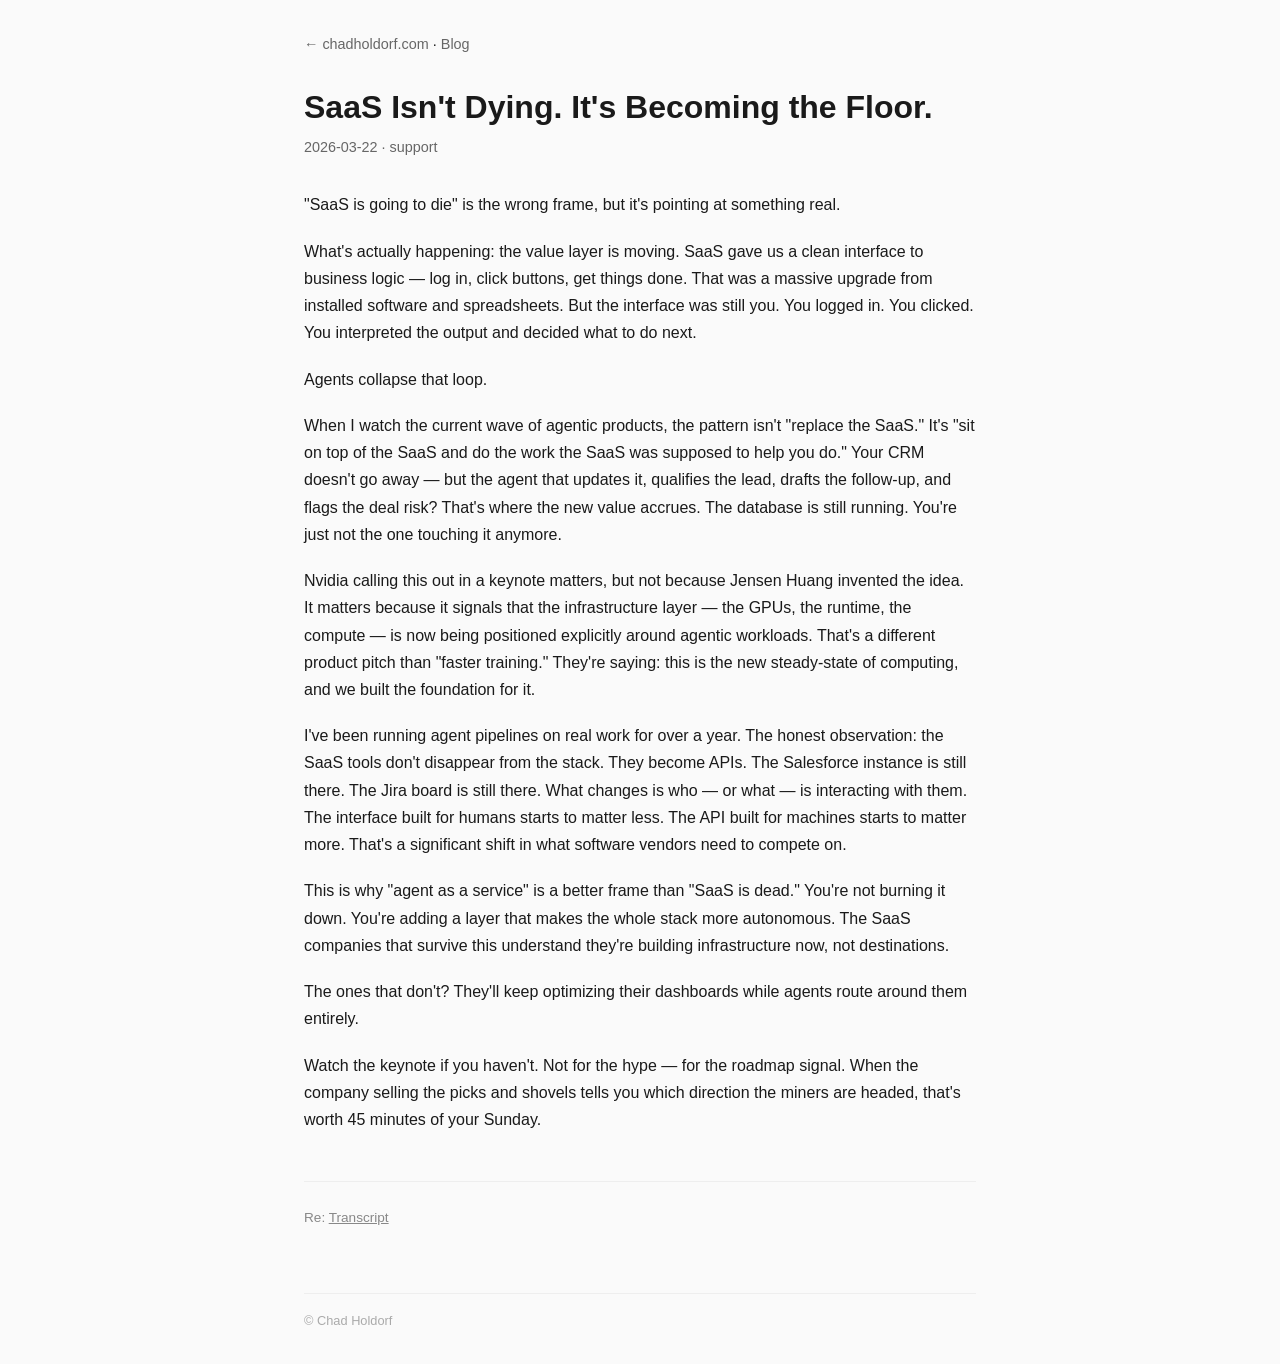
<file: blog/saas-isnt-dying-its-becoming-the-floor/index.html>
<!DOCTYPE html>
<html lang="en">
<head>
  <meta charset="UTF-8">
  <meta name="viewport" content="width=device-width, initial-scale=1.0">
  <title>SaaS Isn't Dying. It's Becoming the Floor. — Chad Holdorf</title>
  <style>
    * { margin: 0; padding: 0; box-sizing: border-box; }
    body {
      font-family: -apple-system, BlinkMacSystemFont, 'Segoe UI', Roboto, sans-serif;
      line-height: 1.7;
      color: #1a1a1a;
      background: #fafafa;
      max-width: 720px;
      margin: 0 auto;
      padding: 2rem 1.5rem;
    }
    nav { margin-bottom: 2rem; font-size: 0.9rem; }
    nav a { color: #666; text-decoration: none; }
    nav a:hover { color: #1a1a1a; }
    h1 { font-size: 2rem; margin-bottom: 0.5rem; line-height: 1.2; }
    .meta { color: #666; font-size: 0.9rem; margin-bottom: 2rem; }
    .meta a { color: #666; }
    .content p { margin-bottom: 1.2rem; }
    .content h2 { margin: 2rem 0 1rem; font-size: 1.4rem; }
    .content h3 { margin: 1.5rem 0 0.75rem; font-size: 1.2rem; }
    .content blockquote {
      border-left: 3px solid #ddd;
      padding-left: 1rem;
      color: #555;
      margin: 1.5rem 0;
    }
    .content a { color: #0066cc; }
    .content ul, .content ol { margin: 1rem 0 1rem 1.5rem; }
    .content li { margin-bottom: 0.4rem; }
    .content code {
      background: #f0f0f0;
      padding: 0.15em 0.4em;
      border-radius: 3px;
      font-size: 0.9em;
    }
    .source-link {
      margin-top: 3rem;
      padding-top: 1.5rem;
      border-top: 1px solid #eee;
      font-size: 0.85rem;
      color: #888;
    }
    .source-link a { color: #888; }
    footer {
      margin-top: 4rem;
      padding-top: 1rem;
      border-top: 1px solid #eee;
      font-size: 0.8rem;
      color: #aaa;
    }
  </style>
</head>
<body>
  <nav><a href="/">&larr; chadholdorf.com</a> &middot; <a href="/blog">Blog</a></nav>
  <article>
    <h1>SaaS Isn't Dying. It's Becoming the Floor.</h1>
    <div class="meta">
      2026-03-22 &middot; support
    </div>
    <div class="content">
      
<p>"SaaS is going to die" is the wrong frame, but it's pointing at something real.</p>

<p>What's actually happening: the value layer is moving. SaaS gave us a clean interface to business logic — log in, click buttons, get things done. That was a massive upgrade from installed software and spreadsheets. But the interface was still you. You logged in. You clicked. You interpreted the output and decided what to do next.</p>

<p>Agents collapse that loop.</p>

<p>When I watch the current wave of agentic products, the pattern isn't "replace the SaaS." It's "sit on top of the SaaS and do the work the SaaS was supposed to help you do." Your CRM doesn't go away — but the agent that updates it, qualifies the lead, drafts the follow-up, and flags the deal risk? That's where the new value accrues. The database is still running. You're just not the one touching it anymore.</p>

<p>Nvidia calling this out in a keynote matters, but not because Jensen Huang invented the idea. It matters because it signals that the infrastructure layer — the GPUs, the runtime, the compute — is now being positioned explicitly around agentic workloads. That's a different product pitch than "faster training." They're saying: this is the new steady-state of computing, and we built the foundation for it.</p>

<p>I've been running agent pipelines on real work for over a year. The honest observation: the SaaS tools don't disappear from the stack. They become APIs. The Salesforce instance is still there. The Jira board is still there. What changes is who — or what — is interacting with them. The interface built for humans starts to matter less. The API built for machines starts to matter more. That's a significant shift in what software vendors need to compete on.</p>

<p>This is why "agent as a service" is a better frame than "SaaS is dead." You're not burning it down. You're adding a layer that makes the whole stack more autonomous. The SaaS companies that survive this understand they're building infrastructure now, not destinations.</p>

<p>The ones that don't? They'll keep optimizing their dashboards while agents route around them entirely.</p>

<p>Watch the keynote if you haven't. Not for the hype — for the roadmap signal. When the company selling the picks and shovels tells you which direction the miners are headed, that's worth 45 minutes of your Sunday.</p>

    </div>
    <div class="source-link">
      Re: <a href="""" target="_blank" rel="noopener">Transcript</a>
    </div>
  </article>
  <footer>&copy; Chad Holdorf</footer>
</body>
</html>
</file>
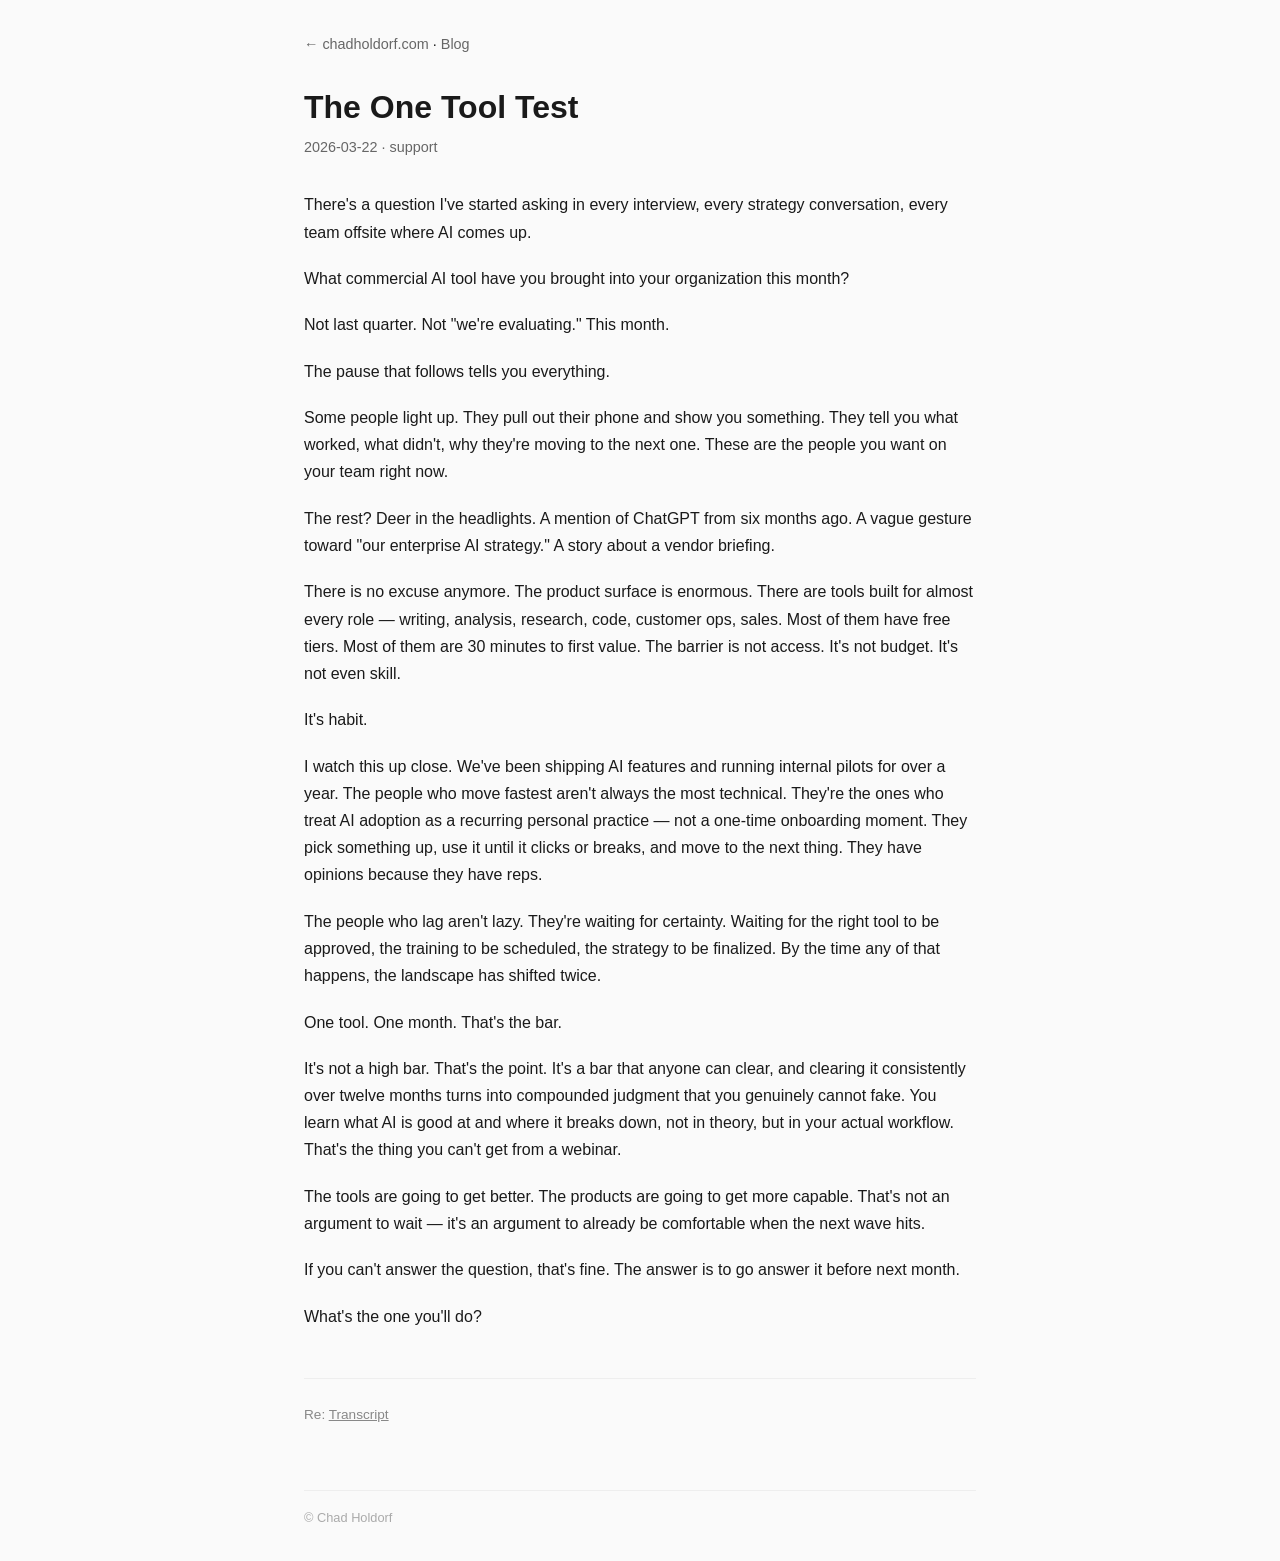
<file: blog/the-one-tool-test/index.html>
<!DOCTYPE html>
<html lang="en">
<head>
  <meta charset="UTF-8">
  <meta name="viewport" content="width=device-width, initial-scale=1.0">
  <title>The One Tool Test — Chad Holdorf</title>
  <style>
    * { margin: 0; padding: 0; box-sizing: border-box; }
    body {
      font-family: -apple-system, BlinkMacSystemFont, 'Segoe UI', Roboto, sans-serif;
      line-height: 1.7;
      color: #1a1a1a;
      background: #fafafa;
      max-width: 720px;
      margin: 0 auto;
      padding: 2rem 1.5rem;
    }
    nav { margin-bottom: 2rem; font-size: 0.9rem; }
    nav a { color: #666; text-decoration: none; }
    nav a:hover { color: #1a1a1a; }
    h1 { font-size: 2rem; margin-bottom: 0.5rem; line-height: 1.2; }
    .meta { color: #666; font-size: 0.9rem; margin-bottom: 2rem; }
    .meta a { color: #666; }
    .content p { margin-bottom: 1.2rem; }
    .content h2 { margin: 2rem 0 1rem; font-size: 1.4rem; }
    .content h3 { margin: 1.5rem 0 0.75rem; font-size: 1.2rem; }
    .content blockquote {
      border-left: 3px solid #ddd;
      padding-left: 1rem;
      color: #555;
      margin: 1.5rem 0;
    }
    .content a { color: #0066cc; }
    .content ul, .content ol { margin: 1rem 0 1rem 1.5rem; }
    .content li { margin-bottom: 0.4rem; }
    .content code {
      background: #f0f0f0;
      padding: 0.15em 0.4em;
      border-radius: 3px;
      font-size: 0.9em;
    }
    .source-link {
      margin-top: 3rem;
      padding-top: 1.5rem;
      border-top: 1px solid #eee;
      font-size: 0.85rem;
      color: #888;
    }
    .source-link a { color: #888; }
    footer {
      margin-top: 4rem;
      padding-top: 1rem;
      border-top: 1px solid #eee;
      font-size: 0.8rem;
      color: #aaa;
    }
  </style>
</head>
<body>
  <nav><a href="/">&larr; chadholdorf.com</a> &middot; <a href="/blog">Blog</a></nav>
  <article>
    <h1>The One Tool Test</h1>
    <div class="meta">
      2026-03-22 &middot; support
    </div>
    <div class="content">
      
<p>There's a question I've started asking in every interview, every strategy conversation, every team offsite where AI comes up.</p>

<p>What commercial AI tool have you brought into your organization this month?</p>

<p>Not last quarter. Not "we're evaluating." This month.</p>

<p>The pause that follows tells you everything.</p>

<p>Some people light up. They pull out their phone and show you something. They tell you what worked, what didn't, why they're moving to the next one. These are the people you want on your team right now.</p>

<p>The rest? Deer in the headlights. A mention of ChatGPT from six months ago. A vague gesture toward "our enterprise AI strategy." A story about a vendor briefing.</p>

<p>There is no excuse anymore. The product surface is enormous. There are tools built for almost every role — writing, analysis, research, code, customer ops, sales. Most of them have free tiers. Most of them are 30 minutes to first value. The barrier is not access. It's not budget. It's not even skill.</p>

<p>It's habit.</p>

<p>I watch this up close. We've been shipping AI features and running internal pilots for over a year. The people who move fastest aren't always the most technical. They're the ones who treat AI adoption as a recurring personal practice — not a one-time onboarding moment. They pick something up, use it until it clicks or breaks, and move to the next thing. They have opinions because they have reps.</p>

<p>The people who lag aren't lazy. They're waiting for certainty. Waiting for the right tool to be approved, the training to be scheduled, the strategy to be finalized. By the time any of that happens, the landscape has shifted twice.</p>

<p>One tool. One month. That's the bar.</p>

<p>It's not a high bar. That's the point. It's a bar that anyone can clear, and clearing it consistently over twelve months turns into compounded judgment that you genuinely cannot fake. You learn what AI is good at and where it breaks down, not in theory, but in your actual workflow. That's the thing you can't get from a webinar.</p>

<p>The tools are going to get better. The products are going to get more capable. That's not an argument to wait — it's an argument to already be comfortable when the next wave hits.</p>

<p>If you can't answer the question, that's fine. The answer is to go answer it before next month.</p>

<p>What's the one you'll do?</p>

    </div>
    <div class="source-link">
      Re: <a href="""" target="_blank" rel="noopener">Transcript</a>
    </div>
  </article>
  <footer>&copy; Chad Holdorf</footer>
</body>
</html>
</file>
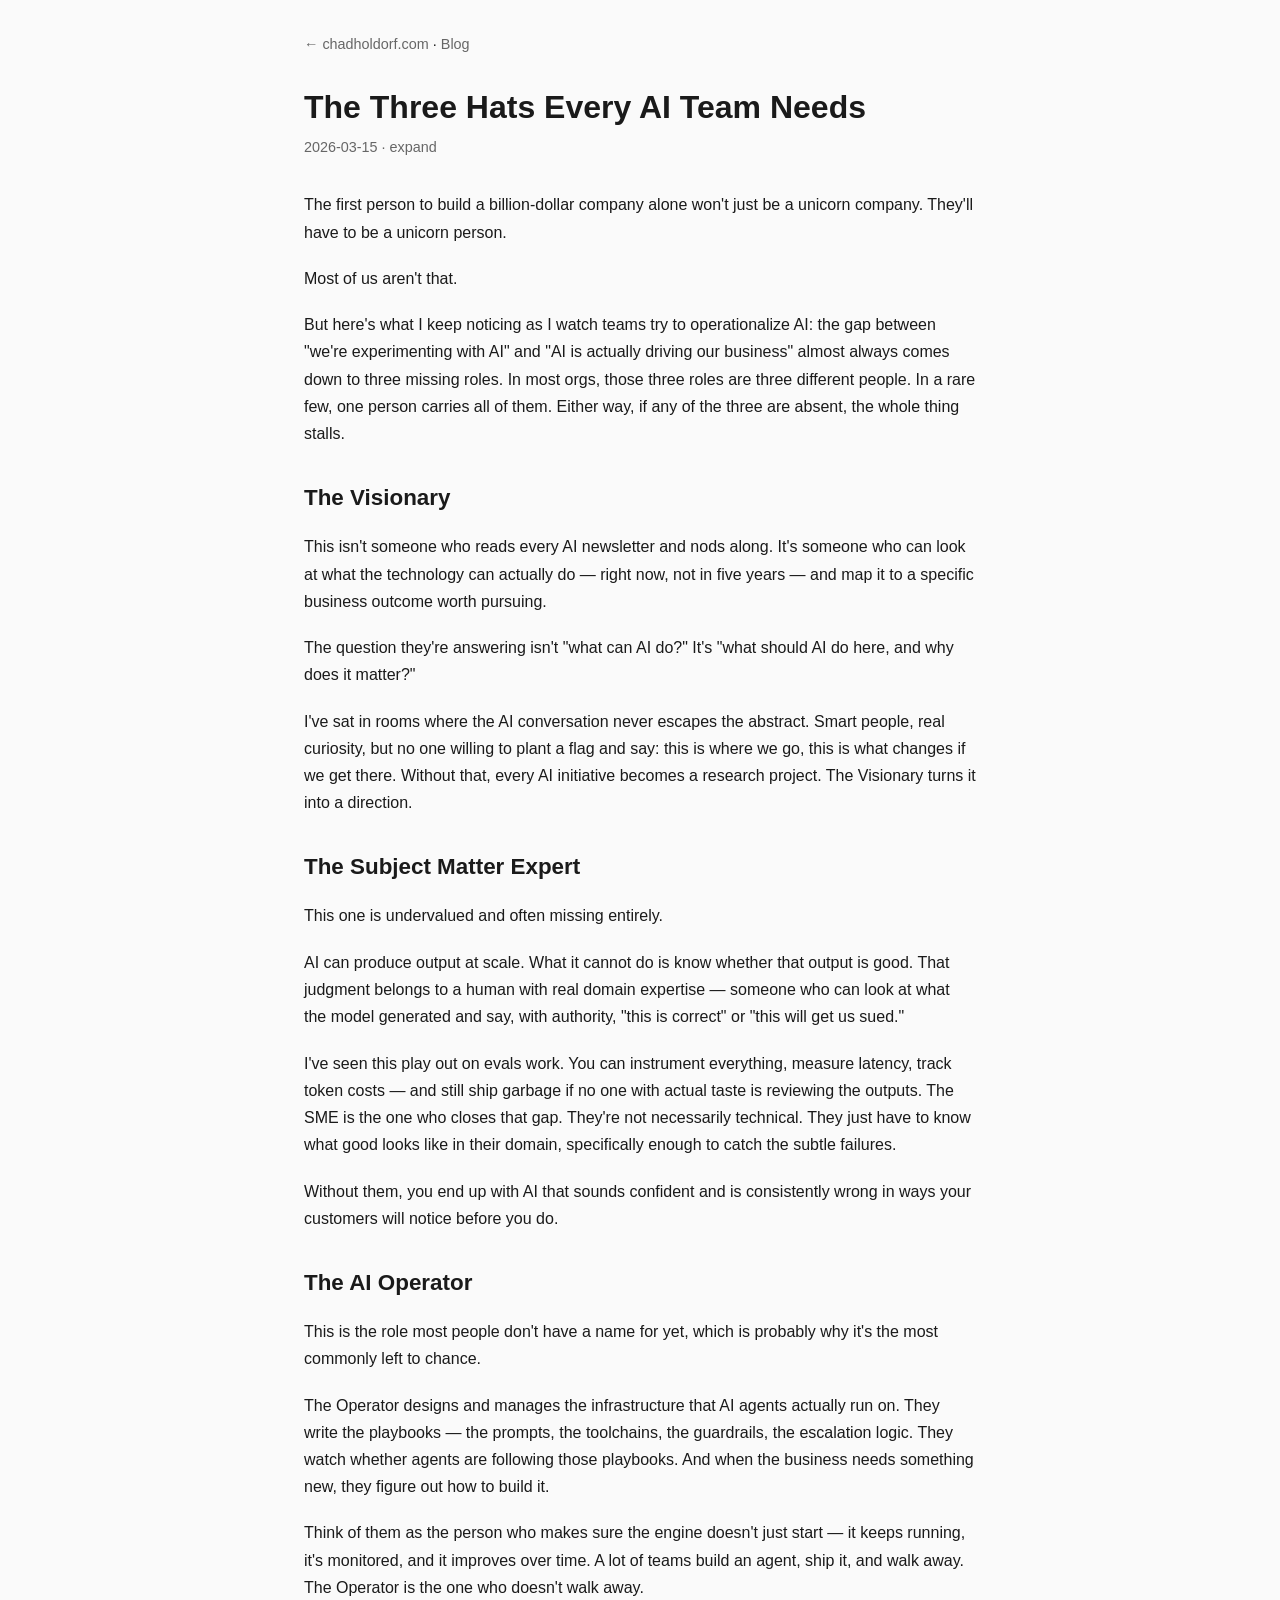
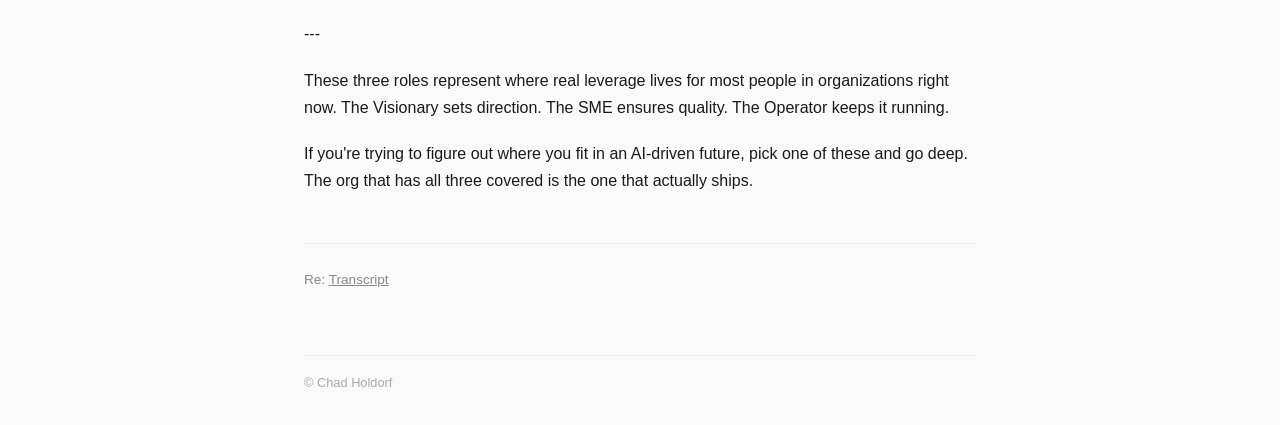
<file: blog/the-three-hats-every-ai-team-needs/index.html>
<!DOCTYPE html>
<html lang="en">
<head>
  <meta charset="UTF-8">
  <meta name="viewport" content="width=device-width, initial-scale=1.0">
  <title>The Three Hats Every AI Team Needs — Chad Holdorf</title>
  <style>
    * { margin: 0; padding: 0; box-sizing: border-box; }
    body {
      font-family: -apple-system, BlinkMacSystemFont, 'Segoe UI', Roboto, sans-serif;
      line-height: 1.7;
      color: #1a1a1a;
      background: #fafafa;
      max-width: 720px;
      margin: 0 auto;
      padding: 2rem 1.5rem;
    }
    nav { margin-bottom: 2rem; font-size: 0.9rem; }
    nav a { color: #666; text-decoration: none; }
    nav a:hover { color: #1a1a1a; }
    h1 { font-size: 2rem; margin-bottom: 0.5rem; line-height: 1.2; }
    .meta { color: #666; font-size: 0.9rem; margin-bottom: 2rem; }
    .meta a { color: #666; }
    .content p { margin-bottom: 1.2rem; }
    .content h2 { margin: 2rem 0 1rem; font-size: 1.4rem; }
    .content h3 { margin: 1.5rem 0 0.75rem; font-size: 1.2rem; }
    .content blockquote {
      border-left: 3px solid #ddd;
      padding-left: 1rem;
      color: #555;
      margin: 1.5rem 0;
    }
    .content a { color: #0066cc; }
    .content ul, .content ol { margin: 1rem 0 1rem 1.5rem; }
    .content li { margin-bottom: 0.4rem; }
    .content code {
      background: #f0f0f0;
      padding: 0.15em 0.4em;
      border-radius: 3px;
      font-size: 0.9em;
    }
    .source-link {
      margin-top: 3rem;
      padding-top: 1.5rem;
      border-top: 1px solid #eee;
      font-size: 0.85rem;
      color: #888;
    }
    .source-link a { color: #888; }
    footer {
      margin-top: 4rem;
      padding-top: 1rem;
      border-top: 1px solid #eee;
      font-size: 0.8rem;
      color: #aaa;
    }
  </style>
</head>
<body>
  <nav><a href="/">&larr; chadholdorf.com</a> &middot; <a href="/blog">Blog</a></nav>
  <article>
    <h1>The Three Hats Every AI Team Needs</h1>
    <div class="meta">
      2026-03-15 &middot; expand
    </div>
    <div class="content">
      
<p>The first person to build a billion-dollar company alone won't just be a unicorn company. They'll have to be a unicorn person.</p>

<p>Most of us aren't that.</p>

<p>But here's what I keep noticing as I watch teams try to operationalize AI: the gap between "we're experimenting with AI" and "AI is actually driving our business" almost always comes down to three missing roles. In most orgs, those three roles are three different people. In a rare few, one person carries all of them. Either way, if any of the three are absent, the whole thing stalls.</p>

<h2>The Visionary</h2>

<p>This isn't someone who reads every AI newsletter and nods along. It's someone who can look at what the technology can actually do — right now, not in five years — and map it to a specific business outcome worth pursuing.</p>

<p>The question they're answering isn't "what can AI do?" It's "what should AI do here, and why does it matter?"</p>

<p>I've sat in rooms where the AI conversation never escapes the abstract. Smart people, real curiosity, but no one willing to plant a flag and say: this is where we go, this is what changes if we get there. Without that, every AI initiative becomes a research project. The Visionary turns it into a direction.</p>

<h2>The Subject Matter Expert</h2>

<p>This one is undervalued and often missing entirely.</p>

<p>AI can produce output at scale. What it cannot do is know whether that output is good. That judgment belongs to a human with real domain expertise — someone who can look at what the model generated and say, with authority, "this is correct" or "this will get us sued."</p>

<p>I've seen this play out on evals work. You can instrument everything, measure latency, track token costs — and still ship garbage if no one with actual taste is reviewing the outputs. The SME is the one who closes that gap. They're not necessarily technical. They just have to know what good looks like in their domain, specifically enough to catch the subtle failures.</p>

<p>Without them, you end up with AI that sounds confident and is consistently wrong in ways your customers will notice before you do.</p>

<h2>The AI Operator</h2>

<p>This is the role most people don't have a name for yet, which is probably why it's the most commonly left to chance.</p>

<p>The Operator designs and manages the infrastructure that AI agents actually run on. They write the playbooks — the prompts, the toolchains, the guardrails, the escalation logic. They watch whether agents are following those playbooks. And when the business needs something new, they figure out how to build it.</p>

<p>Think of them as the person who makes sure the engine doesn't just start — it keeps running, it's monitored, and it improves over time. A lot of teams build an agent, ship it, and walk away. The Operator is the one who doesn't walk away.</p>

<p>---</p>

<p>These three roles represent where real leverage lives for most people in organizations right now. The Visionary sets direction. The SME ensures quality. The Operator keeps it running.</p>

<p>If you're trying to figure out where you fit in an AI-driven future, pick one of these and go deep. The org that has all three covered is the one that actually ships.</p>

    </div>
    <div class="source-link">
      Re: <a href="""" target="_blank" rel="noopener">Transcript</a>
    </div>
  </article>
  <footer>&copy; Chad Holdorf</footer>
</body>
</html>
</file>
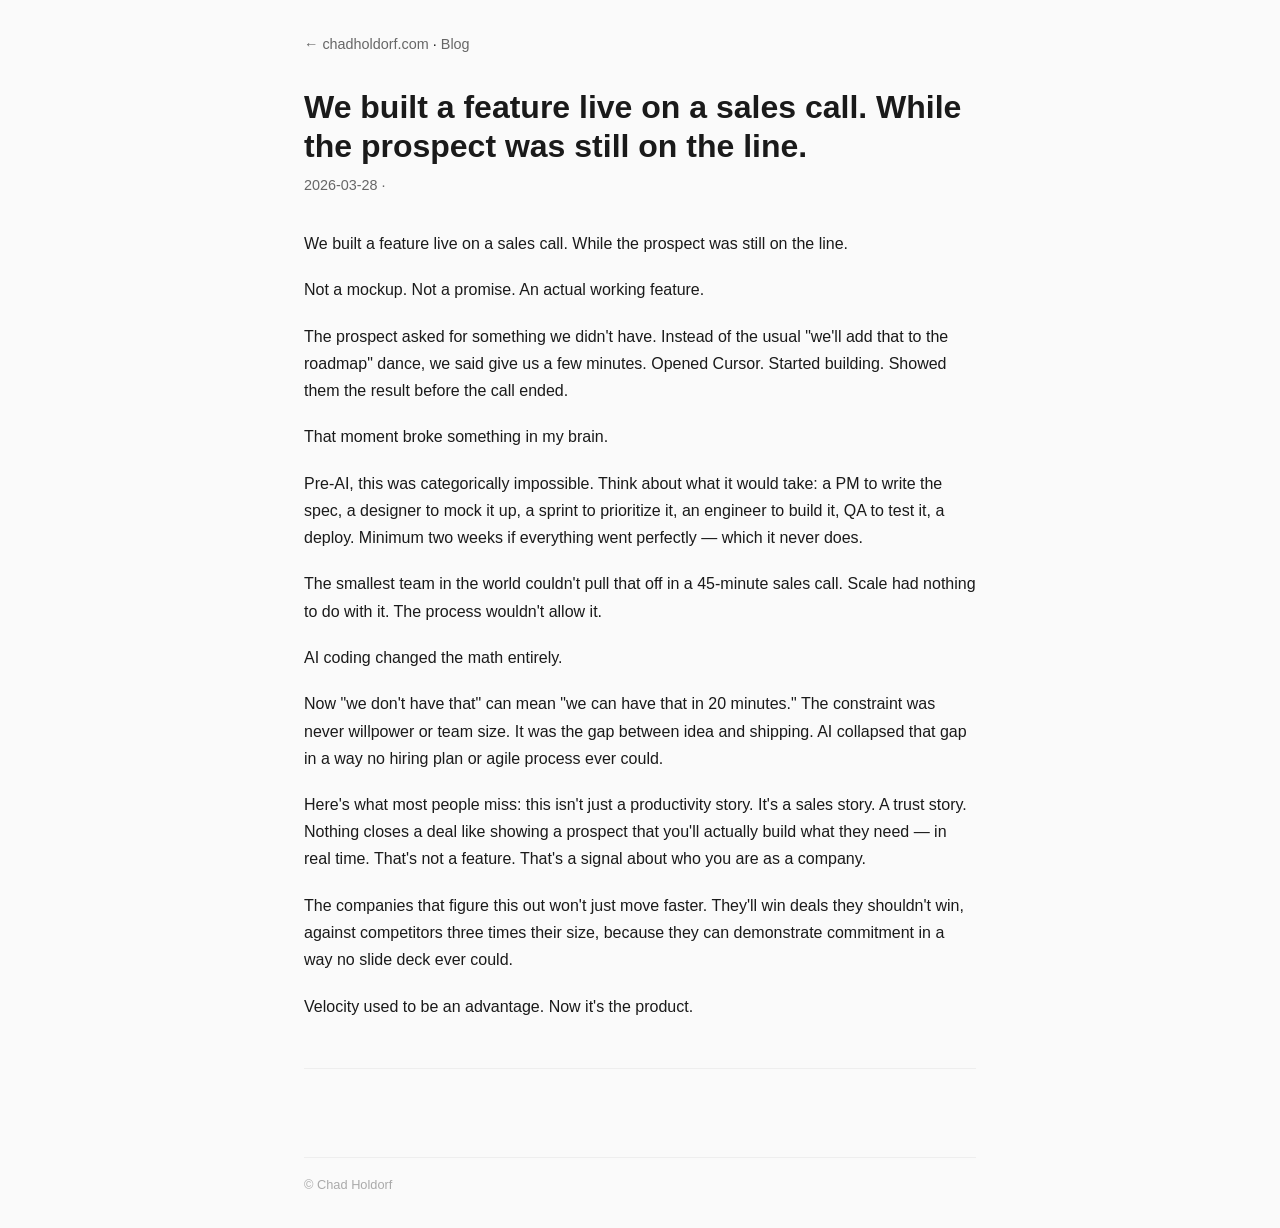
<file: blog/we-built-a-feature-live-on-a-sales-call/index.html>
<!DOCTYPE html>
<html lang="en">
<head>
  <meta charset="UTF-8">
  <meta name="viewport" content="width=device-width, initial-scale=1.0">
  <title>We built a feature live on a sales call. While the prospect was still on the line. — Chad Holdorf</title>
  <style>
    * { margin: 0; padding: 0; box-sizing: border-box; }
    body {
      font-family: -apple-system, BlinkMacSystemFont, 'Segoe UI', Roboto, sans-serif;
      line-height: 1.7;
      color: #1a1a1a;
      background: #fafafa;
      max-width: 720px;
      margin: 0 auto;
      padding: 2rem 1.5rem;
    }
    nav { margin-bottom: 2rem; font-size: 0.9rem; }
    nav a { color: #666; text-decoration: none; }
    nav a:hover { color: #1a1a1a; }
    h1 { font-size: 2rem; margin-bottom: 0.5rem; line-height: 1.2; }
    .meta { color: #666; font-size: 0.9rem; margin-bottom: 2rem; }
    .meta a { color: #666; }
    .content p { margin-bottom: 1.2rem; }
    .content h2 { margin: 2rem 0 1rem; font-size: 1.4rem; }
    .content h3 { margin: 1.5rem 0 0.75rem; font-size: 1.2rem; }
    .content blockquote {
      border-left: 3px solid #ddd;
      padding-left: 1rem;
      color: #555;
      margin: 1.5rem 0;
    }
    .content a { color: #0066cc; }
    .content ul, .content ol { margin: 1rem 0 1rem 1.5rem; }
    .content li { margin-bottom: 0.4rem; }
    .content code {
      background: #f0f0f0;
      padding: 0.15em 0.4em;
      border-radius: 3px;
      font-size: 0.9em;
    }
    .source-link {
      margin-top: 3rem;
      padding-top: 1.5rem;
      border-top: 1px solid #eee;
      font-size: 0.85rem;
      color: #888;
    }
    .source-link a { color: #888; }
    footer {
      margin-top: 4rem;
      padding-top: 1rem;
      border-top: 1px solid #eee;
      font-size: 0.8rem;
      color: #aaa;
    }
  </style>
</head>
<body>
  <nav><a href="/">&larr; chadholdorf.com</a> &middot; <a href="/blog">Blog</a></nav>
  <article>
    <h1>We built a feature live on a sales call. While the prospect was still on the line.</h1>
    <div class="meta">
      2026-03-28 &middot; 
    </div>
    <div class="content">
      
<p>We built a feature live on a sales call. While the prospect was still on the line.</p>

<p>Not a mockup. Not a promise. An actual working feature.</p>

<p>The prospect asked for something we didn't have. Instead of the usual "we'll add that to the roadmap" dance, we said give us a few minutes. Opened Cursor. Started building. Showed them the result before the call ended.</p>

<p>That moment broke something in my brain.</p>

<p>Pre-AI, this was categorically impossible. Think about what it would take: a PM to write the spec, a designer to mock it up, a sprint to prioritize it, an engineer to build it, QA to test it, a deploy. Minimum two weeks if everything went perfectly — which it never does.</p>

<p>The smallest team in the world couldn't pull that off in a 45-minute sales call. Scale had nothing to do with it. The process wouldn't allow it.</p>

<p>AI coding changed the math entirely.</p>

<p>Now "we don't have that" can mean "we can have that in 20 minutes." The constraint was never willpower or team size. It was the gap between idea and shipping. AI collapsed that gap in a way no hiring plan or agile process ever could.</p>

<p>Here's what most people miss: this isn't just a productivity story. It's a sales story. A trust story. Nothing closes a deal like showing a prospect that you'll actually build what they need — in real time. That's not a feature. That's a signal about who you are as a company.</p>

<p>The companies that figure this out won't just move faster. They'll win deals they shouldn't win, against competitors three times their size, because they can demonstrate commitment in a way no slide deck ever could.</p>

<p>Velocity used to be an advantage. Now it's the product.</p>

    </div>
    <div class="source-link">
      
    </div>
  </article>
  <footer>&copy; Chad Holdorf</footer>
</body>
</html>
</file>
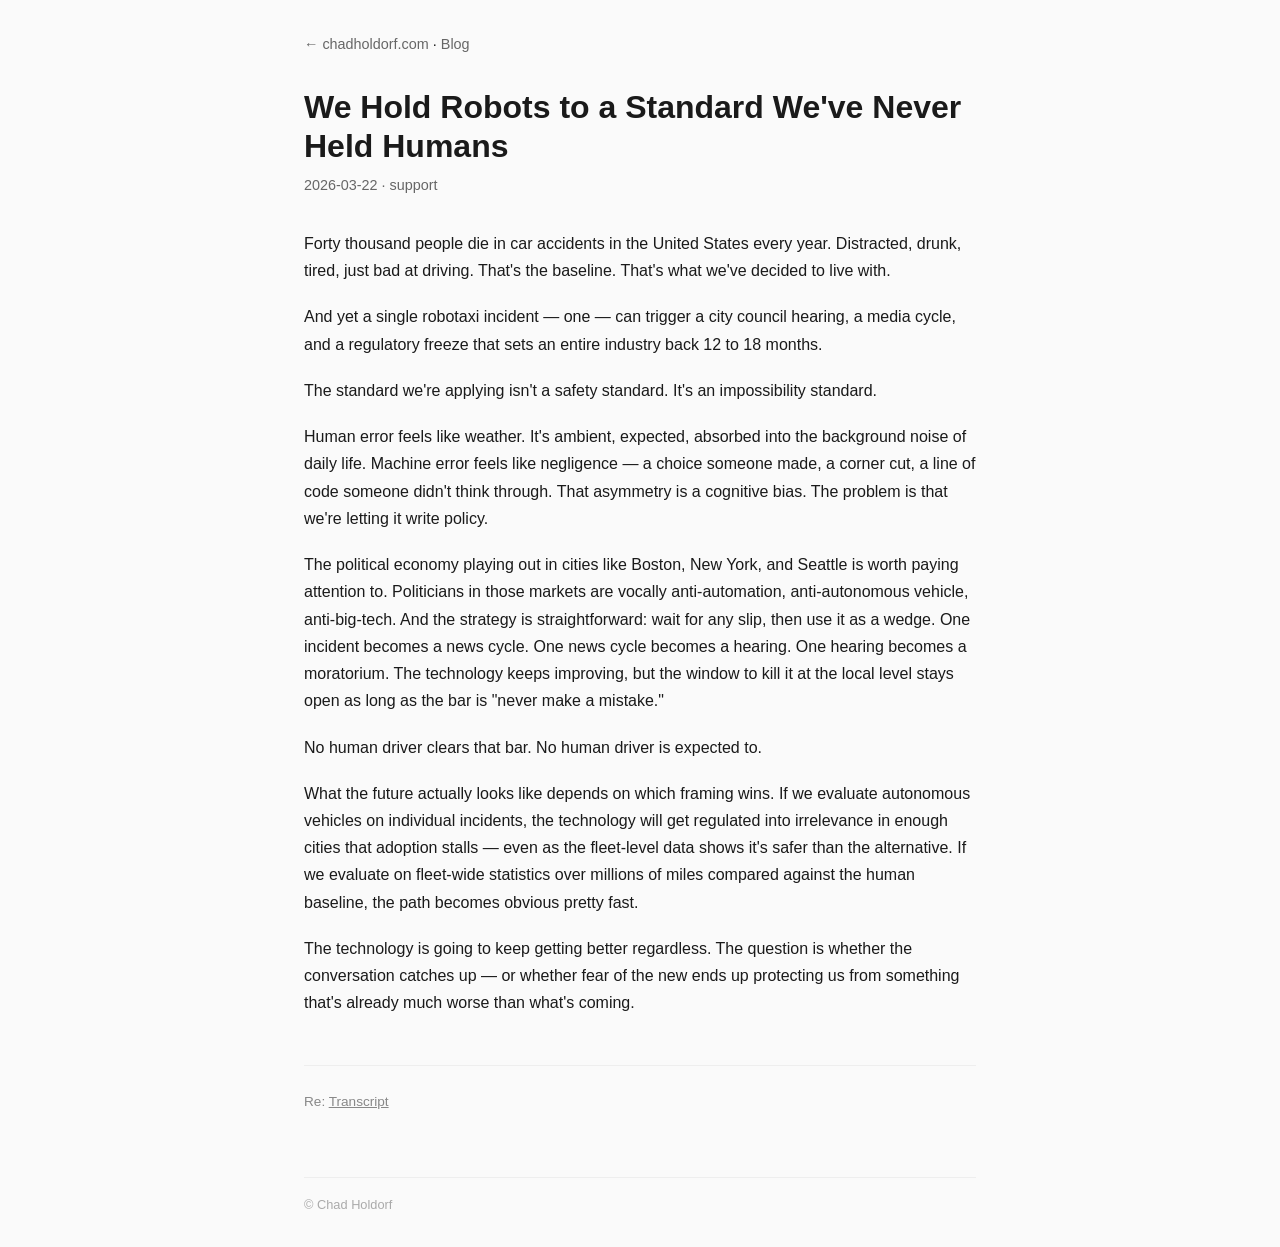
<file: blog/we-hold-robots-to-a-standard-we-never-held-humans/index.html>
<!DOCTYPE html>
<html lang="en">
<head>
  <meta charset="UTF-8">
  <meta name="viewport" content="width=device-width, initial-scale=1.0">
  <title>We Hold Robots to a Standard We've Never Held Humans — Chad Holdorf</title>
  <style>
    * { margin: 0; padding: 0; box-sizing: border-box; }
    body {
      font-family: -apple-system, BlinkMacSystemFont, 'Segoe UI', Roboto, sans-serif;
      line-height: 1.7;
      color: #1a1a1a;
      background: #fafafa;
      max-width: 720px;
      margin: 0 auto;
      padding: 2rem 1.5rem;
    }
    nav { margin-bottom: 2rem; font-size: 0.9rem; }
    nav a { color: #666; text-decoration: none; }
    nav a:hover { color: #1a1a1a; }
    h1 { font-size: 2rem; margin-bottom: 0.5rem; line-height: 1.2; }
    .meta { color: #666; font-size: 0.9rem; margin-bottom: 2rem; }
    .meta a { color: #666; }
    .content p { margin-bottom: 1.2rem; }
    .content h2 { margin: 2rem 0 1rem; font-size: 1.4rem; }
    .content h3 { margin: 1.5rem 0 0.75rem; font-size: 1.2rem; }
    .content blockquote {
      border-left: 3px solid #ddd;
      padding-left: 1rem;
      color: #555;
      margin: 1.5rem 0;
    }
    .content a { color: #0066cc; }
    .content ul, .content ol { margin: 1rem 0 1rem 1.5rem; }
    .content li { margin-bottom: 0.4rem; }
    .content code {
      background: #f0f0f0;
      padding: 0.15em 0.4em;
      border-radius: 3px;
      font-size: 0.9em;
    }
    .source-link {
      margin-top: 3rem;
      padding-top: 1.5rem;
      border-top: 1px solid #eee;
      font-size: 0.85rem;
      color: #888;
    }
    .source-link a { color: #888; }
    footer {
      margin-top: 4rem;
      padding-top: 1rem;
      border-top: 1px solid #eee;
      font-size: 0.8rem;
      color: #aaa;
    }
  </style>
</head>
<body>
  <nav><a href="/">&larr; chadholdorf.com</a> &middot; <a href="/blog">Blog</a></nav>
  <article>
    <h1>We Hold Robots to a Standard We've Never Held Humans</h1>
    <div class="meta">
      2026-03-22 &middot; support
    </div>
    <div class="content">
      
<p>Forty thousand people die in car accidents in the United States every year. Distracted, drunk, tired, just bad at driving. That's the baseline. That's what we've decided to live with.</p>

<p>And yet a single robotaxi incident — one — can trigger a city council hearing, a media cycle, and a regulatory freeze that sets an entire industry back 12 to 18 months.</p>

<p>The standard we're applying isn't a safety standard. It's an impossibility standard.</p>

<p>Human error feels like weather. It's ambient, expected, absorbed into the background noise of daily life. Machine error feels like negligence — a choice someone made, a corner cut, a line of code someone didn't think through. That asymmetry is a cognitive bias. The problem is that we're letting it write policy.</p>

<p>The political economy playing out in cities like Boston, New York, and Seattle is worth paying attention to. Politicians in those markets are vocally anti-automation, anti-autonomous vehicle, anti-big-tech. And the strategy is straightforward: wait for any slip, then use it as a wedge. One incident becomes a news cycle. One news cycle becomes a hearing. One hearing becomes a moratorium. The technology keeps improving, but the window to kill it at the local level stays open as long as the bar is "never make a mistake."</p>

<p>No human driver clears that bar. No human driver is expected to.</p>

<p>What the future actually looks like depends on which framing wins. If we evaluate autonomous vehicles on individual incidents, the technology will get regulated into irrelevance in enough cities that adoption stalls — even as the fleet-level data shows it's safer than the alternative. If we evaluate on fleet-wide statistics over millions of miles compared against the human baseline, the path becomes obvious pretty fast.</p>

<p>The technology is going to keep getting better regardless. The question is whether the conversation catches up — or whether fear of the new ends up protecting us from something that's already much worse than what's coming.</p>

    </div>
    <div class="source-link">
      Re: <a href="""" target="_blank" rel="noopener">Transcript</a>
    </div>
  </article>
  <footer>&copy; Chad Holdorf</footer>
</body>
</html>
</file>
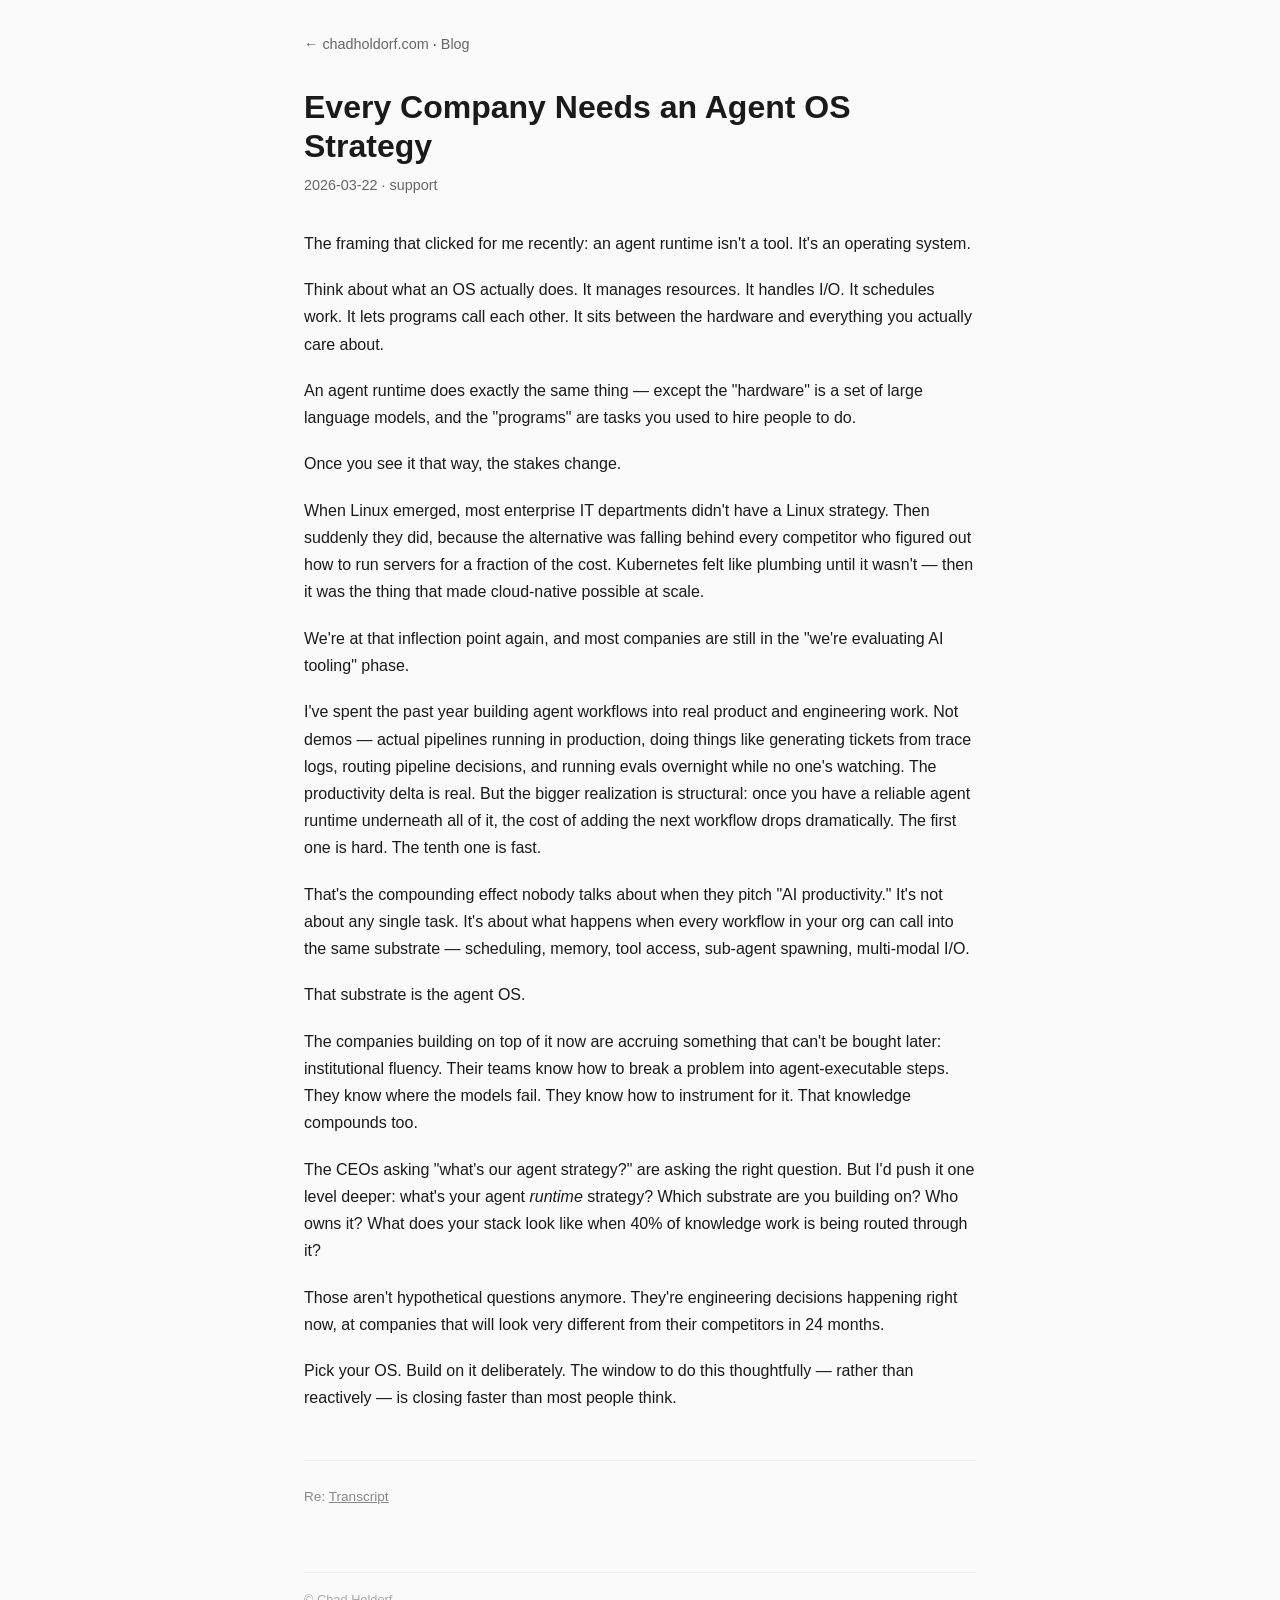
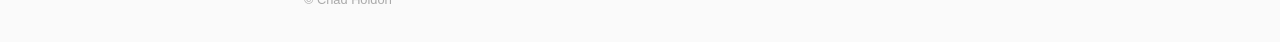
<file: blog/your-agent-os-strategy/index.html>
<!DOCTYPE html>
<html lang="en">
<head>
  <meta charset="UTF-8">
  <meta name="viewport" content="width=device-width, initial-scale=1.0">
  <title>Every Company Needs an Agent OS Strategy — Chad Holdorf</title>
  <style>
    * { margin: 0; padding: 0; box-sizing: border-box; }
    body {
      font-family: -apple-system, BlinkMacSystemFont, 'Segoe UI', Roboto, sans-serif;
      line-height: 1.7;
      color: #1a1a1a;
      background: #fafafa;
      max-width: 720px;
      margin: 0 auto;
      padding: 2rem 1.5rem;
    }
    nav { margin-bottom: 2rem; font-size: 0.9rem; }
    nav a { color: #666; text-decoration: none; }
    nav a:hover { color: #1a1a1a; }
    h1 { font-size: 2rem; margin-bottom: 0.5rem; line-height: 1.2; }
    .meta { color: #666; font-size: 0.9rem; margin-bottom: 2rem; }
    .meta a { color: #666; }
    .content p { margin-bottom: 1.2rem; }
    .content h2 { margin: 2rem 0 1rem; font-size: 1.4rem; }
    .content h3 { margin: 1.5rem 0 0.75rem; font-size: 1.2rem; }
    .content blockquote {
      border-left: 3px solid #ddd;
      padding-left: 1rem;
      color: #555;
      margin: 1.5rem 0;
    }
    .content a { color: #0066cc; }
    .content ul, .content ol { margin: 1rem 0 1rem 1.5rem; }
    .content li { margin-bottom: 0.4rem; }
    .content code {
      background: #f0f0f0;
      padding: 0.15em 0.4em;
      border-radius: 3px;
      font-size: 0.9em;
    }
    .source-link {
      margin-top: 3rem;
      padding-top: 1.5rem;
      border-top: 1px solid #eee;
      font-size: 0.85rem;
      color: #888;
    }
    .source-link a { color: #888; }
    footer {
      margin-top: 4rem;
      padding-top: 1rem;
      border-top: 1px solid #eee;
      font-size: 0.8rem;
      color: #aaa;
    }
  </style>
</head>
<body>
  <nav><a href="/">&larr; chadholdorf.com</a> &middot; <a href="/blog">Blog</a></nav>
  <article>
    <h1>Every Company Needs an Agent OS Strategy</h1>
    <div class="meta">
      2026-03-22 &middot; support
    </div>
    <div class="content">
      
<p>The framing that clicked for me recently: an agent runtime isn't a tool. It's an operating system.</p>

<p>Think about what an OS actually does. It manages resources. It handles I/O. It schedules work. It lets programs call each other. It sits between the hardware and everything you actually care about.</p>

<p>An agent runtime does exactly the same thing — except the "hardware" is a set of large language models, and the "programs" are tasks you used to hire people to do.</p>

<p>Once you see it that way, the stakes change.</p>

<p>When Linux emerged, most enterprise IT departments didn't have a Linux strategy. Then suddenly they did, because the alternative was falling behind every competitor who figured out how to run servers for a fraction of the cost. Kubernetes felt like plumbing until it wasn't — then it was the thing that made cloud-native possible at scale.</p>

<p>We're at that inflection point again, and most companies are still in the "we're evaluating AI tooling" phase.</p>

<p>I've spent the past year building agent workflows into real product and engineering work. Not demos — actual pipelines running in production, doing things like generating tickets from trace logs, routing pipeline decisions, and running evals overnight while no one's watching. The productivity delta is real. But the bigger realization is structural: once you have a reliable agent runtime underneath all of it, the cost of adding the next workflow drops dramatically. The first one is hard. The tenth one is fast.</p>

<p>That's the compounding effect nobody talks about when they pitch "AI productivity." It's not about any single task. It's about what happens when every workflow in your org can call into the same substrate — scheduling, memory, tool access, sub-agent spawning, multi-modal I/O.</p>

<p>That substrate is the agent OS.</p>

<p>The companies building on top of it now are accruing something that can't be bought later: institutional fluency. Their teams know how to break a problem into agent-executable steps. They know where the models fail. They know how to instrument for it. That knowledge compounds too.</p>

<p>The CEOs asking "what's our agent strategy?" are asking the right question. But I'd push it one level deeper: what's your agent <em>runtime</em> strategy? Which substrate are you building on? Who owns it? What does your stack look like when 40% of knowledge work is being routed through it?</p>

<p>Those aren't hypothetical questions anymore. They're engineering decisions happening right now, at companies that will look very different from their competitors in 24 months.</p>

<p>Pick your OS. Build on it deliberately. The window to do this thoughtfully — rather than reactively — is closing faster than most people think.</p>

    </div>
    <div class="source-link">
      Re: <a href="""" target="_blank" rel="noopener">Transcript</a>
    </div>
  </article>
  <footer>&copy; Chad Holdorf</footer>
</body>
</html>
</file>
<file: styles.css>
:root {
  /* Earthy + moody palette — untouched */
  --shoji: #f4efe6;
  --pure: #faf9f6;
  --peat: #2f4b43;
  --cast-iron: #48535b;
  --urbane-bronze: #4a433b;
  --canyon-clay: #b65f3f;
  --persimmon: #c9683d;
  --oxblood: #5a1f28;
  --pebble: #c9c0b2;
  --ink: #242a2f;
}

html { scroll-behavior: smooth; }

* { box-sizing: border-box; }

body {
  margin: 0;
  color: var(--ink);
  background:
    radial-gradient(circle at 82% 8%, rgba(90, 31, 40, 0.08), transparent 34%),
    radial-gradient(circle at 5% 92%, rgba(47, 75, 67, 0.08), transparent 30%),
    linear-gradient(135deg, rgba(201,192,178,0.08) 25%, transparent 25%) 0 0/18px 18px,
    var(--shoji);
  font-family: "Inter", -apple-system, BlinkMacSystemFont, "Segoe UI", sans-serif;
  line-height: 1.75;
}

/* ── Grain texture — subtle paper warmth on shoji ── */
body::before {
  content: '';
  position: fixed;
  inset: 0;
  pointer-events: none;
  z-index: 9999;
  opacity: 0.032;
  background-image: url("data:image/svg+xml,%3Csvg xmlns='http://www.w3.org/2000/svg' width='300' height='300'%3E%3Cfilter id='n'%3E%3CfeTurbulence type='fractalNoise' baseFrequency='0.82' numOctaves='4' stitchTiles='stitch'/%3E%3C/filter%3E%3Crect width='300' height='300' filter='url(%23n)'/%3E%3C/svg%3E");
  background-repeat: repeat;
  background-size: 200px 200px;
}

main, .hero {
  max-width: 1080px;
  margin: 0 auto;
  padding: 0 28px;
}

/* ── Hallways — generous vertical breathing room ── */
.hero { padding-top: 56px; padding-bottom: 24px; }
main { padding-top: 24px; padding-bottom: 100px; }

/* ── Navigation — sticky + frosted glass on scroll ── */
.top-nav {
  display: flex;
  gap: 20px;
  flex-wrap: wrap;
  margin-bottom: 40px;
  position: sticky;
  top: 0;
  z-index: 100;
  padding: 10px 0 6px;
  transition: background .3s ease, backdrop-filter .3s ease, border-color .3s ease;
}

.top-nav.scrolled {
  background: rgba(244, 239, 230, 0.88);
  backdrop-filter: blur(14px);
  -webkit-backdrop-filter: blur(14px);
  border-bottom: 1px solid rgba(201, 192, 178, 0.45);
}

.top-nav a {
  color: var(--cast-iron);
  text-decoration: none;
  font-weight: 500;
  letter-spacing: .01em;
  position: relative;
  padding-bottom: 2px;
  transition: color .2s ease;
}

.top-nav a::after {
  content: '';
  position: absolute;
  bottom: 0;
  left: 0;
  width: 0;
  height: 1px;
  background: var(--canyon-clay);
  transition: width .22s ease;
}

.top-nav a:hover { color: var(--ink); }
.top-nav a:hover::after { width: 100%; }

/* ── Cards ── */
.card {
  background: rgba(250, 249, 246, 0.92);
  border: 1px solid var(--pebble);
  border-radius: 18px;
  padding: 26px 28px;
  box-shadow:
    0 1px 3px rgba(36, 42, 47, 0.04),
    0 8px 20px rgba(47, 75, 67, 0.07);
  transition: transform .25s ease, box-shadow .25s ease;
}

.island { margin-top: 64px; }
.island-offset { transform: translateX(14px); }

.card:hover {
  transform: translateY(-3px);
  box-shadow:
    0 2px 6px rgba(36, 42, 47, 0.05),
    0 14px 32px rgba(47, 75, 67, 0.11);
}

/* ── Hero-wrap — architectural, standalone (no .card class) ── */
.hero-wrap {
  position: relative;
  overflow: hidden;
  background: rgba(250, 249, 246, 0.88);
  border: 1px solid var(--pebble);
  border-left: 5px solid var(--peat);
  border-radius: 18px;
  padding: 40px 48px 40px 36px;
  box-shadow:
    0 1px 3px rgba(36, 42, 47, 0.04),
    0 12px 32px rgba(47, 75, 67, 0.08);
  transform: translateX(6px);
}

/* vertical sculptural accent */
.hero-wrap::after {
  content: "";
  position: absolute;
  right: 14px;
  top: 20px;
  bottom: 20px;
  width: 2px;
  background: linear-gradient(to bottom, transparent, var(--canyon-clay), transparent);
  opacity: .55;
}

/* ── Eyebrow labels ── */
.eyebrow {
  margin: 0 0 10px;
  text-transform: uppercase;
  letter-spacing: .09em;
  font-size: .78rem;
  font-weight: 800;
  color: var(--oxblood);
}

/* ── Typography ── */
h1, h2, h3 {
  font-family: "Fraunces", "Iowan Old Style", "Baskerville", "Times New Roman", serif;
  letter-spacing: -0.015em;
}

h1 {
  margin: 0 0 16px;
  line-height: 1.08;
  font-size: clamp(2.8rem, 5.5vw, 3.8rem);
  max-width: 16ch;
}

h2 { margin: 0 0 10px; font-size: 1.58rem; color: var(--urbane-bronze); }
h3 { margin: 0 0 10px; font-size: 1.2rem; color: var(--cast-iron); }

.lead {
  color: #3f4a51;
  max-width: 68ch;
  font-size: 1.04rem;
  line-height: 1.8;
}

/* ── CTA row + buttons ── */
.cta-row {
  margin-top: 16px;
  display: flex;
  gap: 10px;
  flex-wrap: wrap;
}

.btn {
  display: inline-block;
  border-radius: 12px;
  padding: 10px 18px;
  text-decoration: none;
  font-weight: 700;
  font-size: .95rem;
  transition: transform .2s ease, filter .2s ease, box-shadow .2s ease, background .2s ease, border-color .2s ease;
}

.btn:hover { transform: translateY(-1px); }
.btn-primary { background: var(--peat); color: #fff; }
.btn-primary:hover {
  filter: brightness(0.88);
  box-shadow: 0 4px 14px rgba(47, 75, 67, 0.40);
}
.btn-ghost { color: var(--ink); border: 1px solid var(--pebble); background: rgba(255,255,255,.7); }
.btn-ghost:hover { background: rgba(255,255,255,.95); border-color: var(--cast-iron); }

/* ── Proof grid — purposeful asymmetry, dominant first card ── */
.proof-grid {
  display: grid;
  grid-template-columns: 1.3fr .85fr .85fr;
  gap: 12px;
  margin: 0;
}
.proof-grid .proof:nth-child(2) { transform: translateY(18px); }
.proof-grid .proof:nth-child(3) { transform: translateY(-10px); }

.metric {
  font-size: 2.5rem;
  line-height: 1;
  margin-bottom: 8px;
  font-weight: 800;
  color: var(--peat);
}

/* ── Fit grid ── */
.fit-grid {
  display: grid;
  grid-template-columns: 1fr 1.12fr;
  gap: 12px;
}

ul { margin: 0; padding-left: 20px; }
.small { color: var(--cast-iron); margin-top: 10px; }

/* ── Newsletter signup form ── */
.signup {
  display: flex;
  gap: 10px;
  flex-wrap: wrap;
  margin-top: 8px;
}

.signup input {
  flex: 1 1 240px;
  border: 1px solid var(--pebble);
  border-radius: 12px;
  padding: 10px 12px;
  background: #fff;
}

.signup button {
  border: none;
  border-radius: 12px;
  padding: 10px 14px;
  background: var(--canyon-clay);
  color: #fff;
  font-weight: 700;
  cursor: pointer;
  transition: filter .2s ease;
}

.signup button:hover { filter: brightness(0.9); }

/* ── Social links ── */
.social {
  list-style: none;
  margin: 0;
  padding: 0;
  display: flex;
  flex-wrap: wrap;
  gap: 14px;
}

.social a {
  color: var(--peat);
  text-decoration: none;
  font-weight: 700;
}

/* ── Footer — dark architectural anchor ── */
.footer-dark {
  background: var(--ink);
  color: rgba(244, 239, 230, 0.75);
  font-size: .92rem;
  margin-top: 80px;
}

.footer-inner {
  max-width: 1080px;
  margin: 0 auto;
  padding: 36px 28px 48px;
}

/* ── Responsive — mobile first, everything stacks ── */
@media (max-width: 860px) {
  .proof-grid,
  .fit-grid { grid-template-columns: 1fr; }

  .proof-grid .proof:nth-child(2),
  .proof-grid .proof:nth-child(3) { transform: none; }

  .hero-wrap::after { display: none; }
  .hero-wrap, .island-offset { transform: none; }

  .building-grid,
  .testimonial-grid,
  .thinking-grid { grid-template-columns: 1fr; }

  .analog { text-align: left; margin: 60px auto 0; }
  .analog::before { margin: 0 0 32px; }
  .hero { padding-top: 36px; }
}

/* ── Contact / CTA panel ── */
.cta-panel {
  border-left: 4px solid var(--canyon-clay);
}

/* ── Analog Space — pure typography, no card ── */
.analog {
  max-width: 62ch;
  margin: 80px auto 0;
  padding: 0 28px;
  text-align: center;
  font-size: 1.06rem;
  line-height: 1.85;
  color: var(--cast-iron);
}

.analog::before {
  content: '';
  display: block;
  width: 48px;
  height: 1px;
  background: var(--pebble);
  margin: 0 auto 40px;
}

.analog h2 {
  font-style: italic;
  font-weight: 600;
  color: var(--urbane-bronze);
  margin-bottom: 24px;
  font-size: 1.72rem;
}

/* ── Section labels ── */
.section-label {
  margin: 0 0 20px;
  font-size: 1.58rem;
  color: var(--urbane-bronze);
}

/* ── What I'm Building — asymmetric tension ── */
.building-grid {
  display: grid;
  grid-template-columns: 1.25fr .75fr;
  gap: 12px;
}

/* ── Early Feedback / Testimonials — variable rhythm ── */
.testimonial-grid {
  display: grid;
  grid-template-columns: .85fr 1.15fr 1fr;
  gap: 12px;
}

.testimonial-card .quote {
  font-style: italic;
  color: var(--cast-iron);
  margin: 0 0 12px;
  line-height: 1.65;
}

.testimonial-card .attribution {
  font-size: .85rem;
  font-weight: 600;
  color: var(--urbane-bronze);
  margin: 0;
}

/* ── Recent Thinking — descending scale ── */
.thinking-grid {
  display: grid;
  grid-template-columns: 1.15fr 1fr .85fr;
  gap: 12px;
  align-items: start;
  margin-bottom: 16px;
}

.post-card {
  display: flex;
  flex-direction: column;
}

.post-label {
  text-transform: uppercase;
  letter-spacing: .08em;
  font-size: .74rem;
  font-weight: 800;
  color: var(--peat);
  margin: 0 0 8px;
}

.post-card h3 {
  flex: 1;
  font-size: 1.05rem;
  margin-bottom: 16px;
}

.post-link {
  color: var(--canyon-clay);
  text-decoration: none;
  font-weight: 700;
  font-size: .88rem;
}

.post-link:hover { text-decoration: underline; }

.post-summary {
  font-size: .9rem;
  color: var(--cast-iron);
  margin-bottom: 12px;
  line-height: 1.6;
}

/* ── Coming soon badge ── */
.coming-soon {
  display: inline-block;
  font-family: "Inter", -apple-system, sans-serif;
  font-size: .68rem;
  font-weight: 700;
  text-transform: uppercase;
  letter-spacing: .07em;
  background: var(--canyon-clay);
  color: #fff;
  border-radius: 6px;
  padding: 2px 7px;
  vertical-align: middle;
  margin-left: 8px;
}
</file>
